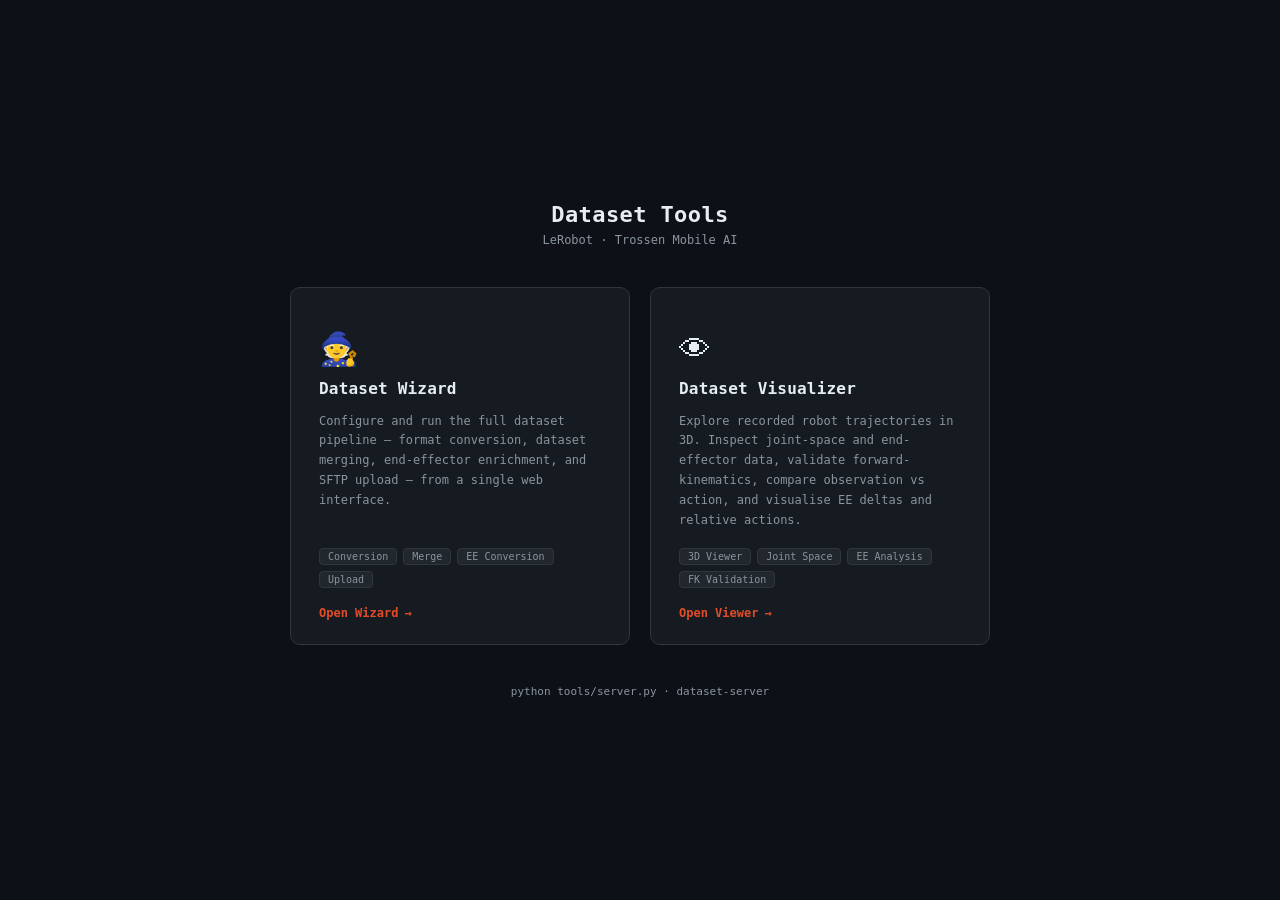
<file: tools/landing.html>
<!DOCTYPE html>
<html lang="en">
<head>
  <meta charset="UTF-8">
  <meta name="viewport" content="width=device-width, initial-scale=1.0">
  <title>Dataset Tools</title>
  <style>
    *, *::before, *::after { box-sizing: border-box; margin: 0; padding: 0; }

    :root {
      --bg:      #0d1117;
      --card:    #161b22;
      --border:  #30363d;
      --text:    #e6edf3;
      --muted:   #8b949e;
      --accent:  #e34c26;
      --blue:    #4a9eff;
      --ok:      #3fb950;
      --r:       10px;
      --font:    'Consolas', 'Menlo', 'Monaco', monospace;
    }

    html, body {
      height: 100%;
      background: var(--bg);
      color: var(--text);
      font-family: var(--font);
      font-size: 14px;
    }

    body {
      display: flex;
      flex-direction: column;
      align-items: center;
      justify-content: center;
      min-height: 100vh;
      padding: 24px;
      gap: 40px;
    }

    /* ── Header ───────────────────────────────────────── */

    .hero {
      text-align: center;
    }

    .hero-title {
      font-size: 22px;
      font-weight: 700;
      letter-spacing: 0.4px;
      color: var(--text);
    }

    .hero-sub {
      font-size: 12px;
      color: var(--muted);
      margin-top: 6px;
    }

    /* ── Cards ────────────────────────────────────────── */

    .cards {
      display: flex;
      gap: 20px;
      flex-wrap: wrap;
      justify-content: center;
      width: 100%;
      max-width: 760px;
    }

    .card {
      background: var(--card);
      border: 1px solid var(--border);
      border-radius: var(--r);
      padding: 32px 28px 24px;
      flex: 1 1 300px;
      max-width: 340px;
      display: flex;
      flex-direction: column;
      gap: 14px;
      text-decoration: none;
      color: inherit;
      transition: border-color 0.18s, background 0.18s, transform 0.15s;
      cursor: pointer;
    }

    .card:hover {
      border-color: var(--accent);
      background: #1a1f27;
      transform: translateY(-2px);
    }

    .card-icon {
      font-size: 32px;
      line-height: 1;
    }

    .card-title {
      font-size: 16px;
      font-weight: 700;
      letter-spacing: 0.2px;
    }

    .card-desc {
      font-size: 12px;
      color: var(--muted);
      line-height: 1.65;
      flex: 1;
    }

    .card-tags {
      display: flex;
      flex-wrap: wrap;
      gap: 6px;
      margin-top: 4px;
    }

    .tag {
      background: rgba(255,255,255,0.05);
      border: 1px solid var(--border);
      border-radius: 4px;
      padding: 2px 8px;
      font-size: 10px;
      color: var(--muted);
      white-space: nowrap;
    }

    .card-cta {
      display: inline-flex;
      align-items: center;
      gap: 6px;
      font-size: 12px;
      font-weight: 600;
      color: var(--accent);
      margin-top: 4px;
    }

    .card-cta::after { content: '→'; }

    /* ── Accent strip on hover ────────────────────────── */

    .card::before {
      content: '';
      display: block;
      height: 3px;
      border-radius: var(--r) var(--r) 0 0;
      background: transparent;
      margin: -32px -28px 28px;
      transition: background 0.18s;
    }
    .card:hover::before { background: var(--accent); }

    /* ── Footer ───────────────────────────────────────── */

    .footer {
      font-size: 11px;
      color: var(--muted);
    }

    /* ── Scrollbar ────────────────────────────────────── */
    ::-webkit-scrollbar       { width: 7px; }
    ::-webkit-scrollbar-track { background: var(--bg); }
    ::-webkit-scrollbar-thumb { background: var(--border); border-radius: 4px; }
  </style>
</head>
<body>

  <div class="hero">
    <div class="hero-title">Dataset Tools</div>
    <div class="hero-sub">LeRobot · Trossen Mobile AI</div>
  </div>

  <div class="cards">

    <a class="card" href="/wizard">
      <div class="card-icon">🧙</div>
      <div class="card-title">Dataset Wizard</div>
      <div class="card-desc">
        Configure and run the full dataset pipeline — format conversion,
        dataset merging, end-effector enrichment, and SFTP upload — from
        a single web interface.
      </div>
      <div class="card-tags">
        <span class="tag">Conversion</span>
        <span class="tag">Merge</span>
        <span class="tag">EE Conversion</span>
        <span class="tag">Upload</span>
      </div>
      <span class="card-cta">Open Wizard</span>
    </a>

    <a class="card" href="/viewer">
      <div class="card-icon">👁</div>
      <div class="card-title">Dataset Visualizer</div>
      <div class="card-desc">
        Explore recorded robot trajectories in 3D. Inspect joint-space and
        end-effector data, validate forward-kinematics, compare observation
        vs action, and visualise EE deltas and relative actions.
      </div>
      <div class="card-tags">
        <span class="tag">3D Viewer</span>
        <span class="tag">Joint Space</span>
        <span class="tag">EE Analysis</span>
        <span class="tag">FK Validation</span>
      </div>
      <span class="card-cta">Open Viewer</span>
    </a>

  </div>

  <div class="footer">python tools/server.py · dataset-server</div>

</body>
</html>
</file>
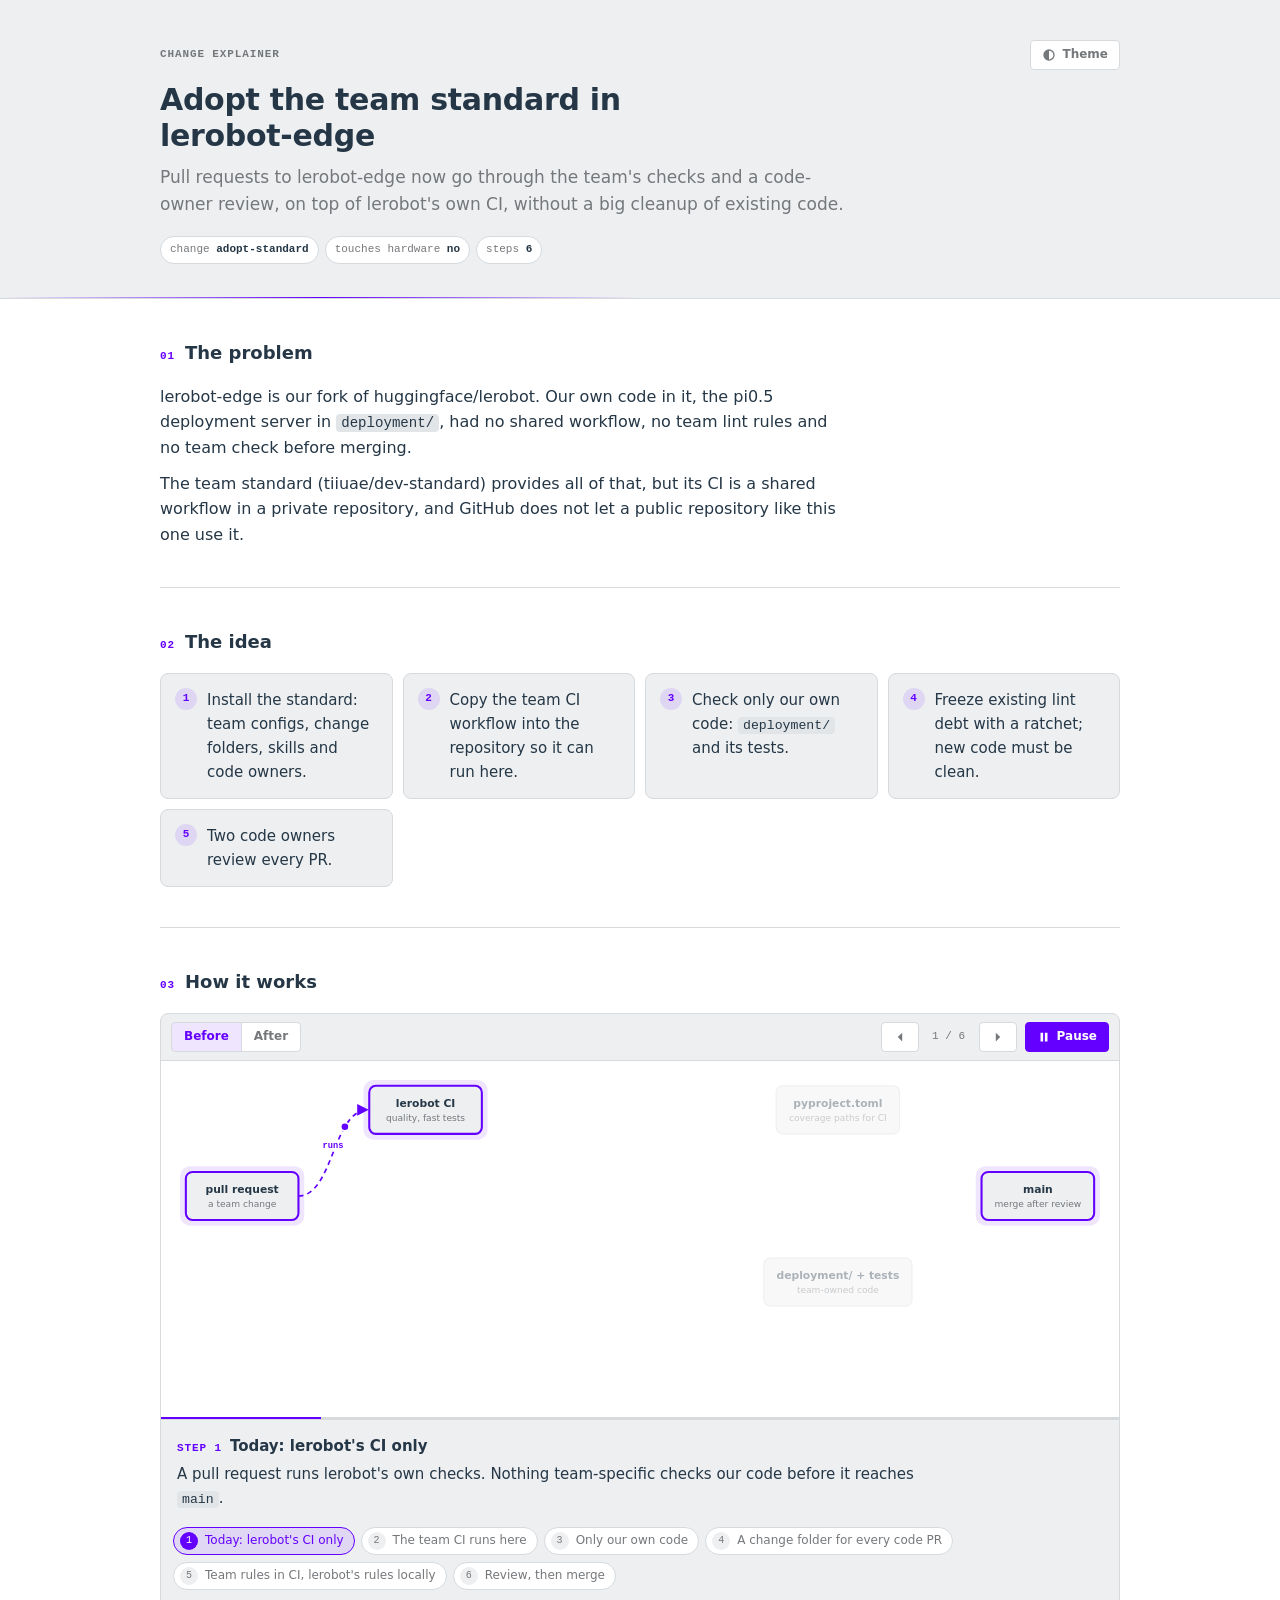
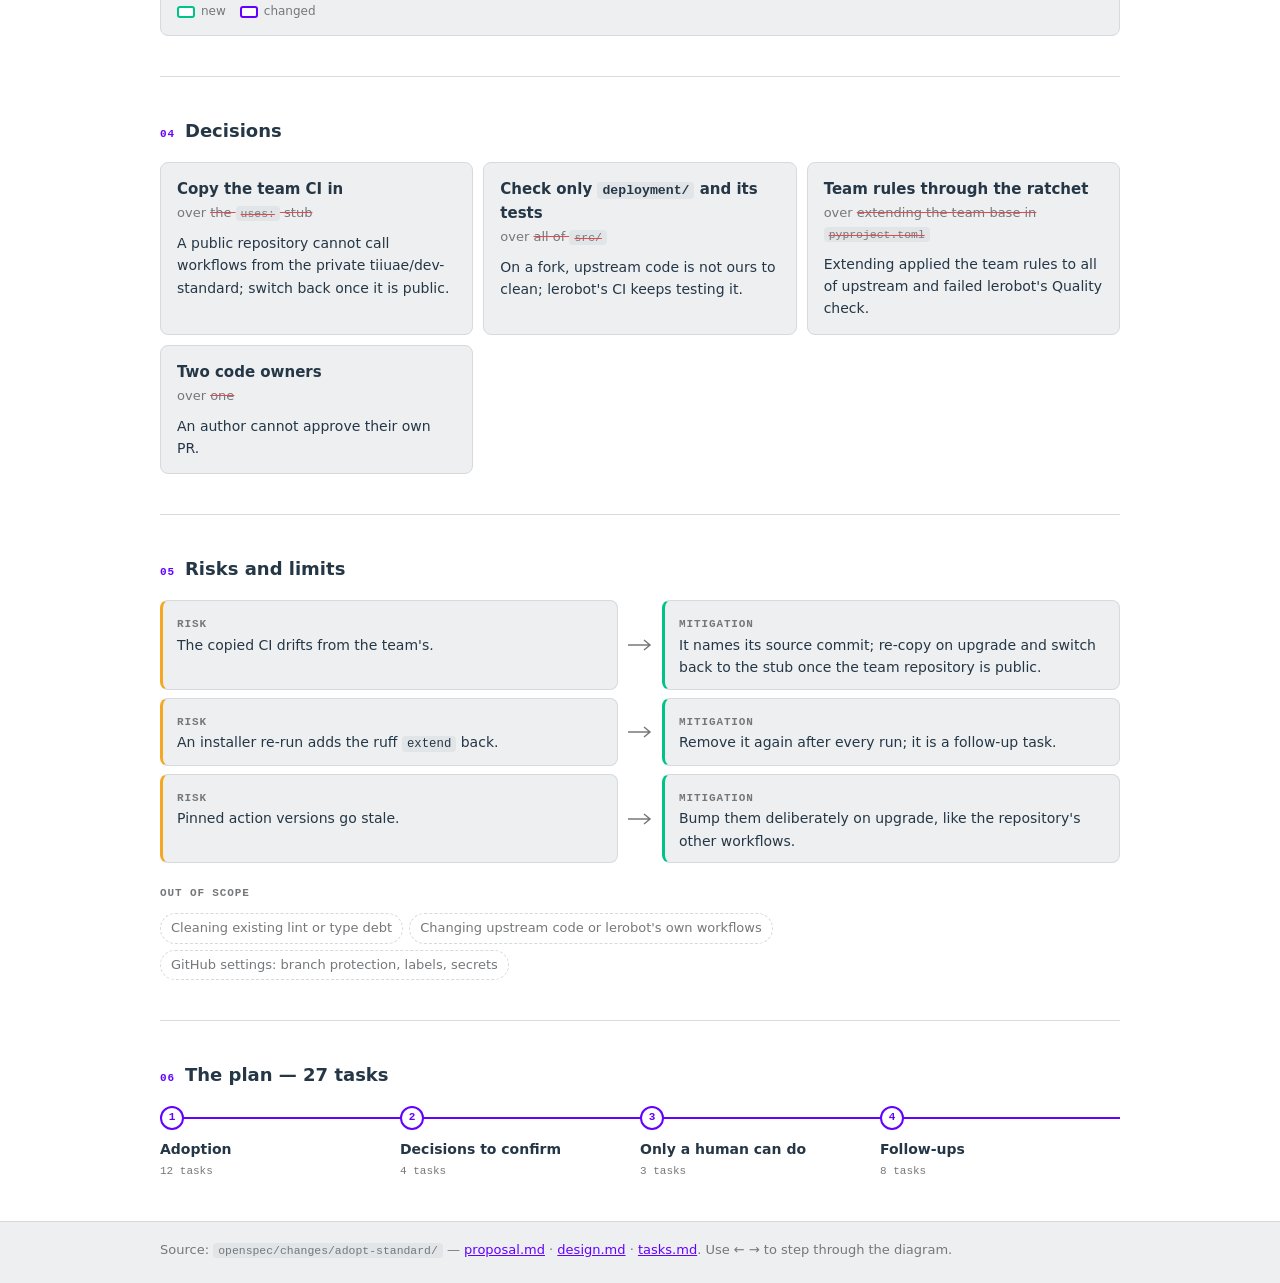
<file: openspec/changes/adopt-standard/explainer.html>
<!doctype html>
<!--
  Change explainer — template from the team OpenSpec schema (openspec/schemas/dev-standard, source: tiiuae/dev-standard).
  Agents: copy this file to openspec/changes/<change>/explainer.html and replace the CHANGE object in the first
  <script>. Change nothing else; the page builds itself from CHANGE. Self-contained: no network, works from disk.
-->
<html lang="en">
<head>
<meta charset="utf-8">
<meta name="viewport" content="width=device-width, initial-scale=1">
<title>Change explainer</title>
<style>
/* ── Tokens: a copy of dev-standard ui/tokens.css (the explainer must work without the vendored ui/). ── */
:root {
  --bg: #ffffff; --surface: #edeff1; --raised: #e2e5e8; --border: #d6dadd;
  --text: #253746; --muted: #75787b;
  --accent: #6400ff; --accent-dim: #4a00bd; --on-accent: #ffffff;
  --accent-wash: rgba(100, 0, 255, 0.10); --hover-wash: rgba(37, 55, 70, 0.06);
  --ok: #00c389; --warn: #f5a623; --error: #e5484d; --on-error: #ffffff;
  --radius-box: 8px; --radius-ctl: 4px;
  --font-sans: "Mulish", system-ui, -apple-system, sans-serif;
  --font-mono: "JetBrains Mono", ui-monospace, Consolas, monospace;
}
html.dark {
  --bg: #182531; --surface: #253746; --raised: #324459; --border: #3d5164;
  --text: #ffffff; --muted: #9ca9b3;
  --accent: #8b4dff; --accent-dim: #6f2fe0; --on-accent: #ffffff;
  --accent-wash: rgba(139, 77, 255, 0.16); --hover-wash: rgba(255, 255, 255, 0.07);
}

/* ── Page ── */
*, *::before, *::after { box-sizing: border-box; }
html { color-scheme: light; }
html.dark { color-scheme: dark; }
body {
  margin: 0; background: var(--bg); color: var(--text);
  font-family: var(--font-sans); font-size: 15px; line-height: 1.6; -webkit-font-smoothing: antialiased;
}
h1, h2, h3, p { margin: 0; }
code { font-family: var(--font-mono); font-size: 0.88em; padding: 1px 5px; border-radius: var(--radius-ctl); background: var(--raised); }
button { font: inherit; color: inherit; }
:focus-visible { outline: 2px solid var(--accent); outline-offset: 2px; }
[hidden] { display: none !important; }
.wrap { max-width: 1000px; margin: 0 auto; padding: 0 20px; }
.eyebrow { font-family: var(--font-mono); font-size: 11px; font-weight: 600; text-transform: uppercase; letter-spacing: 0.08em; color: var(--muted); }

.hero { position: relative; background: var(--surface); border-bottom: 1px solid var(--border); overflow: hidden; }
.hero::after {
  content: ""; position: absolute; left: 0; right: 0; bottom: -1px; height: 2px;
  background: linear-gradient(90deg, transparent, var(--accent), transparent); background-size: 50% 100%;
  background-repeat: no-repeat; animation: sweep 7s ease-in-out infinite;
}
@keyframes sweep { 0% { background-position: -100% 0; } 100% { background-position: 200% 0; } }
.hero .wrap { padding-top: 40px; padding-bottom: 34px; }
.hero-top { display: flex; justify-content: space-between; align-items: center; gap: 12px; }
.hero h1 { font-size: 30px; line-height: 1.2; font-weight: 800; letter-spacing: -0.01em; margin: 12px 0 10px; max-width: 26ch; }
.lede { font-size: 17px; color: var(--muted); max-width: 64ch; }
.chips { display: flex; flex-wrap: wrap; gap: 6px; margin-top: 18px; }
.chip { font-family: var(--font-mono); font-size: 11px; padding: 4px 9px; border: 1px solid var(--border); border-radius: 999px; background: var(--bg); color: var(--muted); }
.chip b { color: var(--text); font-weight: 600; }
.chip[data-on="true"] { border-color: var(--warn); }

.btn {
  display: inline-flex; align-items: center; justify-content: center; gap: 6px; height: 30px; padding: 0 11px;
  border-radius: var(--radius-ctl); border: 1px solid var(--border); background: var(--bg); color: var(--muted);
  font-size: 12px; font-weight: 600; cursor: pointer; white-space: nowrap; transition: color 0.12s, border-color 0.12s, background 0.12s;
}
.btn:hover:not(:disabled) { color: var(--text); border-color: var(--muted); }
.btn:disabled { opacity: 0.45; cursor: default; }
.btn-primary { background: var(--accent); border-color: var(--accent); color: var(--on-accent); min-width: 76px; }
.btn-primary:hover:not(:disabled) { background: var(--accent-dim); border-color: var(--accent-dim); color: var(--on-accent); }
.btn svg { width: 14px; height: 14px; fill: currentColor; fill-rule: evenodd; }
.seg { display: inline-flex; border: 1px solid var(--border); border-radius: var(--radius-ctl); overflow: hidden; background: var(--bg); }
.seg button { border: 0; background: none; height: 28px; padding: 0 12px; font-size: 12px; font-weight: 600; color: var(--muted); cursor: pointer; transition: color 0.12s, background 0.12s; }
.seg button + button { border-left: 1px solid var(--border); }
.seg button[aria-pressed="true"] { background: var(--accent-wash); color: var(--accent); }

main section { padding: 40px 0; border-bottom: 1px solid var(--border); }
main section:last-child { border-bottom: 0; }
.sec-head { display: flex; align-items: baseline; gap: 10px; margin-bottom: 16px; }
.sec-head h2 { font-size: 18px; font-weight: 700; }
.sec-head .eyebrow { color: var(--accent); }
.prose p { max-width: 68ch; font-size: 16px; }
.prose p + p { margin-top: 10px; }

.points { list-style: none; margin: 0; padding: 0; display: grid; grid-template-columns: repeat(auto-fit, minmax(210px, 1fr)); gap: 10px; counter-reset: pt; }
.points li { position: relative; padding: 14px 14px 14px 46px; border: 1px solid var(--border); border-radius: var(--radius-box); background: var(--surface); counter-increment: pt; }
.points li::before {
  content: counter(pt); position: absolute; left: 14px; top: 14px; width: 22px; height: 22px; border-radius: 999px;
  display: grid; place-items: center; font-family: var(--font-mono); font-size: 11px; font-weight: 600;
  background: var(--accent-wash); color: var(--accent);
}

.stage { border: 1px solid var(--border); border-radius: var(--radius-box); background: var(--surface); overflow: hidden; }
.stage-bar { display: flex; flex-wrap: wrap; align-items: center; gap: 8px; padding: 8px 10px; border-bottom: 1px solid var(--border); }
.stage-bar .spacer { flex: 1; }
.counter { font-family: var(--font-mono); font-size: 11px; color: var(--muted); min-width: 44px; text-align: center; }
.canvas { background: var(--bg); overflow-x: auto; }
svg.diagram { display: block; width: 100%; height: auto; min-width: 600px; }
.caption { padding: 14px 16px 6px; border-top: 1px solid var(--border); min-height: 96px; }
.caption h3 { font-size: 15px; font-weight: 700; display: flex; gap: 8px; align-items: baseline; }
.caption h3 .eyebrow { color: var(--accent); }
.caption p { margin-top: 4px; max-width: 80ch; color: var(--text); }
.caption[data-swap] { animation: rise 0.35s ease; }
@keyframes rise { from { opacity: 0; transform: translateY(6px); } }
.progress { height: 2px; background: var(--border); }
.progress i { display: block; height: 100%; width: 0; background: var(--accent); }
.steps { list-style: none; margin: 0; padding: 10px 12px 12px; display: flex; flex-wrap: wrap; gap: 6px; }
.steps button {
  display: inline-flex; align-items: center; gap: 7px; height: 28px; padding: 0 10px 0 6px; border-radius: 999px;
  border: 1px solid var(--border); background: var(--bg); color: var(--muted); font-size: 12px; cursor: pointer;
  transition: color 0.12s, border-color 0.12s, background 0.12s;
}
.steps button .n { width: 18px; height: 18px; border-radius: 999px; display: grid; place-items: center; font-family: var(--font-mono); font-size: 10px; background: var(--surface); }
.steps button:hover { color: var(--text); }
.steps button[aria-current="step"] { border-color: var(--accent); color: var(--accent); background: var(--accent-wash); }
.steps button[aria-current="step"] .n { background: var(--accent); color: var(--on-accent); }
.legend { display: flex; flex-wrap: wrap; gap: 14px; padding: 0 16px 14px; font-size: 12px; color: var(--muted); }
.legend span { display: inline-flex; align-items: center; gap: 6px; }
.legend i { width: 18px; height: 12px; border-radius: 3px; border: 2px solid var(--border); background: var(--bg); }
.legend i[data-kind="new"] { border-color: var(--ok); }
.legend i[data-kind="changed"] { border-color: var(--accent); }
.legend i[data-kind="removed"] { border-color: var(--error); border-style: dashed; }

/* Diagram. Nodes and edges carry data-mark (new|changed|removed|same) and data-state (normal|focus|dim|ghost|hidden). */
.node .nb { transition: opacity 0.45s ease, transform 0.45s cubic-bezier(0.2, 0.8, 0.2, 1); transform-box: fill-box; transform-origin: center; }
.node .box { fill: var(--surface); stroke: var(--border); stroke-width: 1.5; transition: stroke 0.25s, stroke-width 0.25s; }
.node .halo { fill: var(--accent-wash); opacity: 0; transition: opacity 0.3s; }
.node .label { font-family: var(--font-sans); font-size: 13px; font-weight: 700; fill: var(--text); }
.node .sub { font-family: var(--font-sans); font-size: 11px; fill: var(--muted); }
.node .tag { display: none; }
.node .tag rect { stroke: none; }
.node .tag text { font-family: var(--font-mono); font-size: 9px; font-weight: 600; letter-spacing: 0.06em; text-transform: uppercase; fill: var(--bg); }
.node[data-mark="new"] .box { stroke: var(--ok); stroke-width: 2; }
.node[data-mark="changed"] .box { stroke: var(--accent); stroke-width: 2; }
.node[data-mark="removed"] .box { stroke: var(--error); stroke-width: 2; stroke-dasharray: 5 4; }
.node[data-mark="new"] .tag, .node[data-mark="changed"] .tag, .node[data-mark="removed"] .tag { display: inline; }
.node[data-mark="new"] .tag rect { fill: var(--ok); }
.node[data-mark="changed"] .tag rect { fill: var(--accent); }
.node[data-mark="changed"] .tag text { fill: var(--on-accent); }
.node[data-mark="removed"] .tag rect { fill: var(--error); }
.node[data-mark="removed"] .tag text { fill: var(--on-error); }
.node[data-state="focus"] .box { stroke: var(--accent); stroke-width: 2.5; }
.node[data-state="focus"] .halo { opacity: 1; animation: pulse 1.8s ease-in-out infinite; }
.node[data-state="dim"] .nb, .node[data-state="ghost"] .nb { opacity: 0.38; }
.node[data-state="hidden"] .nb { opacity: 0; transform: scale(0.88); }
.node[data-ping] .box { animation: ping 0.5s ease-out; }
@keyframes pulse { 0%, 100% { opacity: 1; } 50% { opacity: 0.35; } }
@keyframes ping { 0% { stroke-width: 6; } 100% { stroke-width: 2.5; } }

.edge { transition: opacity 0.45s ease; }
.edge .line { fill: none; stroke: var(--muted); stroke-width: 1.5; marker-end: url(#arrow); transition: stroke 0.25s; }
.edge .elabel { font-family: var(--font-mono); font-size: 10.5px; fill: var(--muted); paint-order: stroke; stroke: var(--bg); stroke-width: 5px; stroke-linejoin: round; }
.edge[data-mark="new"] .line { stroke: var(--ok); marker-end: url(#arrow-new); }
.edge[data-mark="removed"] .line { stroke: var(--error); stroke-dasharray: 5 4; marker-end: url(#arrow-removed); }
.edge[data-state="flow"] .line { stroke: var(--accent); stroke-width: 2; stroke-dasharray: 6 5; animation: dash 0.8s linear infinite; marker-end: url(#arrow-on); }
.edge[data-state="flow"] .elabel { fill: var(--accent); font-weight: 600; }
.edge[data-state="dim"], .edge[data-state="ghost"] { opacity: 0.3; }
.edge[data-state="hidden"] { opacity: 0; }
@keyframes dash { to { stroke-dashoffset: -11; } }
#arrow path { fill: var(--muted); }
#arrow-on path { fill: var(--accent); }
#arrow-new path { fill: var(--ok); }
#arrow-removed path { fill: var(--error); }
.packet { fill: var(--accent); stroke: var(--bg); stroke-width: 2; }

.cards { display: grid; grid-template-columns: repeat(auto-fit, minmax(280px, 1fr)); gap: 10px; }
.card { border: 1px solid var(--border); border-radius: var(--radius-box); background: var(--surface); padding: 14px 16px; }
.card .chose { font-weight: 700; }
.card .over { margin-top: 2px; font-size: 13px; color: var(--muted); }
.card .over s { text-decoration-color: var(--error); }
.card .because { margin-top: 8px; font-size: 14px; }
.risks { display: grid; gap: 8px; }
.risk { display: grid; grid-template-columns: 1fr 28px 1fr; align-items: center; gap: 8px; }
.risk > div { border: 1px solid var(--border); border-radius: var(--radius-box); padding: 10px 14px; background: var(--surface); font-size: 14px; height: 100%; }
.risk > div:first-child { border-left: 3px solid var(--warn); }
.risk > div:last-child { border-left: 3px solid var(--ok); }
.risk svg { width: 28px; height: 14px; fill: none; stroke: var(--muted); stroke-width: 1.5; }
.sub-head { margin: 22px 0 10px; }
.tags { display: flex; flex-wrap: wrap; gap: 6px; }
.tags span { font-size: 13px; padding: 4px 10px; border-radius: 999px; border: 1px dashed var(--border); color: var(--muted); }
.plan { list-style: none; margin: 0; padding: 0; display: grid; grid-auto-flow: column; grid-auto-columns: minmax(150px, 1fr); gap: 0; overflow-x: auto; }
.plan li { position: relative; padding: 34px 12px 0 0; }
.plan li::before { content: ""; position: absolute; top: 11px; left: 0; right: 0; height: 2px; background: var(--border); }
.plan li::after { content: ""; position: absolute; top: 11px; left: 0; height: 2px; width: 0; background: var(--accent); transition: width 0.6s ease; transition-delay: calc(var(--i) * 0.25s); }
.plan[data-in] li::after { width: 100%; }
.plan .dot { position: absolute; top: 0; left: 0; width: 24px; height: 24px; border-radius: 999px; display: grid; place-items: center; z-index: 1; font-family: var(--font-mono); font-size: 11px; font-weight: 600; background: var(--bg); border: 2px solid var(--accent); color: var(--accent); }
.plan .g { font-weight: 700; font-size: 14px; line-height: 1.35; }
.plan .c { font-family: var(--font-mono); font-size: 11px; color: var(--muted); margin-top: 4px; }

.banner { background: var(--error); color: var(--on-error); padding: 12px 20px; font-size: 13px; }
.banner ul { margin: 6px 0 0; padding-left: 18px; font-family: var(--font-mono); font-size: 12px; }
footer { border-top: 1px solid var(--border); background: var(--surface); padding: 18px 0 26px; font-size: 13px; color: var(--muted); }
footer a { color: var(--accent); }

html.js .reveal { opacity: 0; transform: translateY(14px); transition: opacity 0.6s ease, transform 0.6s ease; }
html.js .reveal[data-in] { opacity: 1; transform: none; }

@media (max-width: 640px) {
  .hero h1 { font-size: 24px; }
  .risk { grid-template-columns: 1fr; }
  .risk svg { transform: rotate(90deg); justify-self: center; }
}
@media (prefers-reduced-motion: reduce) {
  *, *::before, *::after { animation: none !important; transition: none !important; }
  html.js .reveal { opacity: 1; transform: none; }
}
@media print {
  html.js .reveal { opacity: 1; transform: none; }
  .stage-bar, .steps { display: none; }
}
</style>
</head>
<body>
<noscript><p class="wrap">This explainer needs JavaScript. The same content is in proposal.md, design.md and tasks.md next to this file.</p></noscript>
<div id="app"></div>

<script>
/* ════════ CHANGE — replace every value below with this change's content (the values here are an example). ════════ */
const CHANGE = {
  slug: "adopt-standard",
  title: "Adopt the team standard in lerobot-edge",
  summary: "Pull requests to lerobot-edge now go through the team's checks and a code-owner review, on top of lerobot's own CI, without a big cleanup of existing code.",
  ticket: "",
  hardware: false,

  problem: [
    "lerobot-edge is our fork of huggingface/lerobot. Our own code in it, the pi0.5 deployment server in `deployment/`, had no shared workflow, no team lint rules and no team check before merging.",
    "The team standard (tiiuae/dev-standard) provides all of that, but its CI is a shared workflow in a private repository, and GitHub does not let a public repository like this one use it.",
  ],
  idea: [
    "Install the standard: team configs, change folders, skills and code owners.",
    "Copy the team CI workflow into the repository so it can run here.",
    "Check only our own code: `deployment/` and its tests.",
    "Freeze existing lint debt with a ratchet; new code must be clean.",
    "Two code owners review every PR.",
  ],

  diagram: {
    nodes: [
      { id: "pr",     label: "pull request",        sub: "a team change",           col: 0, row: 1, kind: "same" },
      { id: "lci",    label: "lerobot CI",          sub: "quality, fast tests",     col: 1, row: 0, kind: "same" },
      { id: "ci",     label: "ci.yml (copied)",     sub: "team CI, runs here",      col: 1, row: 1, kind: "new" },
      { id: "owners", label: "CODEOWNERS",          sub: "Saleha and Ibrahim",      col: 1, row: 2, kind: "new" },
      { id: "base",   label: ".dev-standard/",      sub: "team ruff base, ratchet", col: 2, row: 0, kind: "new" },
      { id: "deploy", label: "deployment/ + tests", sub: "team-owned code",         col: 3, row: 2, kind: "same" },
      { id: "change", label: "openspec/changes/",   sub: "proposal, design, tasks", col: 2, row: 3, kind: "new" },
      { id: "py",     label: "pyproject.toml",      sub: "coverage paths for CI",   col: 3, row: 0, kind: "changed" },
      { id: "main",   label: "main",                sub: "merge after review",      col: 4, row: 1, kind: "same" },
    ],
    edges: [
      { from: "pr",     to: "lci",    label: "runs",           kind: "same" },
      { from: "pr",     to: "ci",     label: "runs",           kind: "new" },
      { from: "ci",     to: "base",   label: "ratchet",        kind: "new" },
      { from: "ci",     to: "deploy", label: "tests",          kind: "new" },
      { from: "ci",     to: "change", label: "checks",         kind: "new" },
      { from: "ci",     to: "py",     label: "coverage paths", kind: "new" },
      { from: "pr",     to: "owners", label: "review",         kind: "new" },
      { from: "owners", to: "main",   label: "approve",        kind: "new" },
      { from: "ci",     to: "main",   label: "green",          kind: "new" },
    ],
  },

  steps: [
    { view: "before", title: "Today: lerobot's CI only",
      text: "A pull request runs lerobot's own checks. Nothing team-specific checks our code before it reaches `main`.",
      focus: ["pr", "lci", "main"], flow: ["pr>lci"] },
    { title: "The team CI runs here",
      text: "`ci.yml` is a copy of the team workflow, because a public repository cannot use the private original. The ratchet compares lint with `main` using the team rules.",
      focus: ["ci", "base"], flow: ["pr>ci", "ci>base"] },
    { title: "Only our own code",
      text: "Tests and patch coverage cover `deployment/` and its tests. Upstream lerobot code is left to lerobot's CI.",
      focus: ["ci", "deploy"], flow: ["pr>ci", "ci>deploy"] },
    { title: "A change folder for every code PR",
      text: "A code change needs a folder in `openspec/changes/` with its proposal, design and tasks, or the check fails.",
      focus: ["ci", "change"], flow: ["pr>ci", "ci>change"] },
    { title: "Team rules in CI, lerobot's rules locally",
      text: "The ratchet lints `deployment/` with the team ruff base directly. `pyproject.toml` keeps lerobot's own ruff rules and only adds the coverage setting the CI needs.",
      focus: ["ci", "base", "py"], flow: ["ci>base", "ci>py"] },
    { title: "Review, then merge",
      text: "A code owner approves and the checks are green, so the PR can merge into `main`.",
      focus: ["owners", "main"], flow: ["pr>owners", "owners>main", "ci>main"] },
  ],

  decisions: [
    { chose: "Copy the team CI in", over: "the `uses:` stub", because: "A public repository cannot call workflows from the private tiiuae/dev-standard; switch back once it is public." },
    { chose: "Check only `deployment/` and its tests", over: "all of `src/`", because: "On a fork, upstream code is not ours to clean; lerobot's CI keeps testing it." },
    { chose: "Team rules through the ratchet", over: "extending the team base in `pyproject.toml`", because: "Extending applied the team rules to all of upstream and failed lerobot's Quality check." },
    { chose: "Two code owners", over: "one", because: "An author cannot approve their own PR." },
  ],
  risks: [
    { risk: "The copied CI drifts from the team's.", mitigation: "It names its source commit; re-copy on upgrade and switch back to the stub once the team repository is public." },
    { risk: "An installer re-run adds the ruff `extend` back.", mitigation: "Remove it again after every run; it is a follow-up task." },
    { risk: "Pinned action versions go stale.", mitigation: "Bump them deliberately on upgrade, like the repository's other workflows." },
  ],
  outOfScope: ["Cleaning existing lint or type debt", "Changing upstream code or lerobot's own workflows", "GitHub settings: branch protection, labels, secrets"],
  plan: [
    { group: "Adoption", tasks: 12 },
    { group: "Decisions to confirm", tasks: 4 },
    { group: "Only a human can do", tasks: 3 },
    { group: "Follow-ups", tasks: 8 },
  ],
};
</script>

<script>
/* ════════ Engine — shared by every explainer; do not edit. ════════ */
(() => {
  "use strict";
  const NS = "http://www.w3.org/2000/svg";
  const KINDS = ["same", "new", "changed", "removed"];
  const NODE_H = 58, GAP_X = 84, GAP_Y = 46, PAD = 30, MIN_W = 136, SEG_MS = 1100, REST_MS = 600;
  const reduced = matchMedia("(prefers-reduced-motion: reduce)").matches;
  const root = document.documentElement;
  root.classList.add("js");

  /* ── helpers ── */
  const h = (tag, attrs = {}, ...kids) => {
    const el = document.createElement(tag);
    for (const [k, v] of Object.entries(attrs)) el.setAttribute(k, v);
    for (const kid of kids.flat()) if (kid != null) el.append(kid);
    return el;
  };
  const s = (tag, attrs = {}, parent) => {
    const el = document.createElementNS(NS, tag);
    for (const [k, v] of Object.entries(attrs)) el.setAttribute(k, v);
    if (parent) parent.append(el);
    return el;
  };
  const fmt = (text) => String(text ?? "").split("`").map((part, i) => (i % 2 ? h("code", {}, part) : part));
  const icon = (d) => { const svg = s("svg", { viewBox: "0 0 16 16", "aria-hidden": "true" }); s("path", { d }, svg); return svg; };
  const ICONS = {
    prev: "M10.5 3 5.5 8l5 5V3z", next: "M5.5 3l5 5-5 5V3z", play: "M5 3v10l8-5-8-5z", pause: "M4 3h3v10H4zM9 3h3v10H9z",
    theme: "M8 1.5a6.5 6.5 0 1 0 0 13 6.5 6.5 0 0 0 0-13zM8 3a5 5 0 0 1 0 10z",
  };

  /* ── theme: saved choice, else the OS preference ── */
  const store = { get: (k) => { try { return localStorage.getItem(k); } catch { return null; } },
                  set: (k, v) => { try { localStorage.setItem(k, v); } catch { /* private mode */ } } };
  const saved = store.get("explainer-theme");
  if (saved ? saved === "dark" : matchMedia("(prefers-color-scheme: dark)").matches) root.classList.add("dark");

  /* ── validate CHANGE so a typo shows up on the page, not as a silent gap ── */
  const C = CHANGE, D = C.diagram || { nodes: [], edges: [] }, STEPS = C.steps || [];
  const errors = [];
  const nodeIds = new Set();
  D.nodes.forEach((n, i) => {
    if (!n.id) errors.push(`diagram.nodes[${i}] has no id`);
    else if (nodeIds.has(n.id)) errors.push(`duplicate node id "${n.id}"`);
    nodeIds.add(n.id);
    if (!Number.isInteger(n.col) || !Number.isInteger(n.row)) errors.push(`node "${n.id}" needs integer col and row`);
    if (n.kind && !KINDS.includes(n.kind)) errors.push(`node "${n.id}" kind "${n.kind}" is not one of ${KINDS.join(", ")}`);
  });
  const cells = new Map();
  D.nodes.forEach((n) => { const k = `${n.col},${n.row}`; if (cells.has(k)) errors.push(`nodes "${cells.get(k)}" and "${n.id}" share col ${n.col}, row ${n.row}`); cells.set(k, n.id); });
  const edgeKeys = new Set();
  D.edges.forEach((e, i) => {
    for (const end of ["from", "to"]) if (!nodeIds.has(e[end])) errors.push(`diagram.edges[${i}].${end} "${e[end]}" is not a node id`);
    if (e.kind && !KINDS.includes(e.kind)) errors.push(`edge "${e.from}>${e.to}" kind "${e.kind}" is not one of ${KINDS.join(", ")}`);
    edgeKeys.add(`${e.from}>${e.to}`);
  });
  STEPS.forEach((st, i) => {
    (st.focus || []).forEach((id) => { if (!nodeIds.has(id)) errors.push(`steps[${i}].focus "${id}" is not a node id`); });
    (st.flow || []).forEach((k) => { if (!edgeKeys.has(k)) errors.push(`steps[${i}].flow "${k}" is not an edge (write "from>to")`); });
    if (st.view && !["before", "after"].includes(st.view)) errors.push(`steps[${i}].view must be "before" or "after"`);
    if (st.view === "before") {
      const isNew = (id) => D.nodes.some((n) => n.id === id && n.kind === "new");
      (st.focus || []).filter(isNew).forEach((id) => errors.push(`steps[${i}] is a "before" step but focuses on new node "${id}"`));
      (st.flow || []).filter((k) => D.edges.some((e) => `${e.from}>${e.to}` === k && (e.kind === "new" || isNew(e.from) || isNew(e.to))))
        .forEach((k) => errors.push(`steps[${i}] is a "before" step but its flow "${k}" is new`));
    }
  });

  /* ── page ── */
  document.title = `${C.title || C.slug} — explainer`;
  const app = document.getElementById("app");
  if (errors.length) {
    console.error("explainer: CHANGE has errors\n" + errors.join("\n"));
    app.append(h("div", { class: "banner", role: "alert" }, h("strong", {}, "This explainer's CHANGE object has errors:"), h("ul", {}, errors.map((e) => h("li", {}, e)))));
  }

  const themeBtn = h("button", { class: "btn", type: "button", "aria-label": "Switch light/dark theme" }, icon(ICONS.theme), "Theme");
  themeBtn.addEventListener("click", () => { const dark = root.classList.toggle("dark"); store.set("explainer-theme", dark ? "dark" : "light"); });
  const chips = h("div", { class: "chips" },
    h("span", { class: "chip" }, "change ", h("b", {}, C.slug || "?")),
    C.ticket ? h("span", { class: "chip" }, "ticket ", h("b", {}, C.ticket)) : null,
    h("span", { class: "chip", "data-on": String(!!C.hardware) }, "touches hardware ", h("b", {}, C.hardware ? "yes" : "no")),
    h("span", { class: "chip" }, "steps ", h("b", {}, String(STEPS.length))));
  app.append(h("header", { class: "hero" }, h("div", { class: "wrap" },
    h("div", { class: "hero-top" }, h("span", { class: "eyebrow" }, "Change explainer"), themeBtn),
    h("h1", {}, fmt(C.title)), h("p", { class: "lede" }, fmt(C.summary)), chips)));

  let secNo = 0;
  const section = (id, title, ...body) => h("section", { id, class: "reveal", "aria-labelledby": `${id}-h` },
    h("div", { class: "sec-head" }, h("span", { class: "eyebrow" }, String(++secNo).padStart(2, "0")), h("h2", { id: `${id}-h` }, title)), ...body);
  const main = h("main", { class: "wrap" });
  app.append(main);

  if (C.problem?.length) main.append(section("problem", "The problem", h("div", { class: "prose" }, C.problem.map((p) => h("p", {}, fmt(p))))));
  if (C.idea?.length) main.append(section("idea", "The idea", h("ol", { class: "points" }, C.idea.map((p) => h("li", {}, fmt(p))))));

  /* ── the stage: diagram + steps ── */
  const svg = s("svg", { class: "diagram", role: "img", "aria-label": "Diagram of the components this change touches" });
  const caption = h("div", { class: "caption", "aria-live": "polite" });
  const progress = h("i");
  const stepList = h("ol", { class: "steps", "aria-label": "Steps" });
  const btn = (name, label) => h("button", { class: "btn", type: "button", "aria-label": label }, icon(ICONS[name]));
  const prevBtn = btn("prev", "Previous step"), nextBtn = btn("next", "Next step");
  const playBtn = h("button", { class: "btn btn-primary", type: "button" });
  const counter = h("span", { class: "counter tabular" });
  const viewBefore = h("button", { type: "button", "aria-pressed": "false" }, "Before");
  const viewAfter = h("button", { type: "button", "aria-pressed": "true" }, "After");
  const hasBefore = D.nodes.some((n) => n.kind === "new" || n.kind === "removed") || D.edges.some((e) => e.kind === "new" || e.kind === "removed") || STEPS.some((st) => st.view === "before");
  const legendKinds = KINDS.filter((k) => k !== "same" && (D.nodes.some((n) => n.kind === k) || D.edges.some((e) => e.kind === k)));
  const stage = h("div", { class: "stage" },
    h("div", { class: "stage-bar" },
      hasBefore ? h("div", { class: "seg", role: "group", "aria-label": "Show the system" }, viewBefore, viewAfter) : null,
      h("span", { class: "spacer" }), prevBtn, counter, nextBtn, playBtn),
    h("div", { class: "canvas" }, svg),
    h("div", { class: "progress", "aria-hidden": "true" }, progress),
    caption, stepList,
    legendKinds.length ? h("div", { class: "legend" }, legendKinds.map((k) => h("span", {}, h("i", { "data-kind": k }), k === "same" ? "unchanged" : k))) : null);
  main.append(section("how", "How it works", stage));

  /* layout: columns as wide as their widest node, rows of equal height */
  const defs = s("defs", {}, svg);
  for (const id of ["arrow", "arrow-on", "arrow-new", "arrow-removed"]) {
    const m = s("marker", { id, viewBox: "0 0 10 10", refX: "9", refY: "5", markerWidth: "7", markerHeight: "7", orient: "auto-start-reverse" }, defs);
    s("path", { d: "M0,0 L10,5 L0,10 z" }, m);
  }
  const edgeLayer = s("g", {}, svg), nodeLayer = s("g", {}, svg), packetLayer = s("g", {}, svg);
  const N = new Map();
  D.nodes.forEach((n) => {
    const g = s("g", { class: "node" }, nodeLayer);
    const width = (cls, text) => { const t = s("text", { class: cls }, g); t.textContent = text; const w = t.getComputedTextLength(); t.remove(); return w; };
    const w = Math.max(width("label", n.label || n.id), width("sub", n.sub || ""));
    N.set(n.id, { ...n, kind: n.kind || "same", g, w: Math.max(MIN_W, Math.ceil(w) + 30) });
  });
  const cols = Math.max(0, ...D.nodes.map((n) => n.col)) + 1, rows = Math.max(0, ...D.nodes.map((n) => n.row)) + 1;
  const colW = Array.from({ length: cols }, (_, c) => Math.max(MIN_W, ...[...N.values()].filter((n) => n.col === c).map((n) => n.w)));
  const colX = colW.map((_, c) => PAD + colW.slice(0, c).reduce((a, b) => a + b, 0) + c * GAP_X);
  const W = PAD * 2 + colW.reduce((a, b) => a + b, 0) + (cols - 1) * GAP_X, H = PAD * 2 + rows * NODE_H + (rows - 1) * GAP_Y;
  svg.setAttribute("viewBox", `0 0 ${W} ${H}`);
  svg.style.maxWidth = `${Math.max(W, 600)}px`;
  svg.style.margin = "0 auto";

  for (const n of N.values()) {
    n.x = colX[n.col] + (colW[n.col] - n.w) / 2; n.y = PAD + n.row * (NODE_H + GAP_Y);
    n.g.setAttribute("transform", `translate(${n.x},${n.y})`);
    n.g.dataset.id = n.id;
    const nb = s("g", { class: "nb" }, n.g);
    s("rect", { class: "halo", x: -7, y: -7, width: n.w + 14, height: NODE_H + 14, rx: 12 }, nb);
    s("rect", { class: "box", width: n.w, height: NODE_H, rx: 8 }, nb);
    const label = s("text", { class: "label", x: n.w / 2, y: n.sub ? 25 : 34, "text-anchor": "middle" }, nb); label.textContent = n.label || n.id;
    if (n.sub) { const sub = s("text", { class: "sub", x: n.w / 2, y: 42, "text-anchor": "middle" }, nb); sub.textContent = n.sub; }
    const tag = s("g", { class: "tag" }, nb);
    const tagText = n.kind.toUpperCase(), tw = tagText.length * 6.4 + 12;
    s("rect", { x: n.w - tw - 8, y: -8, width: tw, height: 16, rx: 8 }, tag);
    const tt = s("text", { x: n.w - tw / 2 - 8, y: 3.5, "text-anchor": "middle" }, tag); tt.textContent = n.kind;
  }

  const E = D.edges.filter((e) => N.has(e.from) && N.has(e.to)).map((e) => {
    const a = N.get(e.from), b = N.get(e.to), key = `${e.from}>${e.to}`;
    const twin = edgeKeys.has(`${e.to}>${e.from}`) ? (e.from < e.to ? -8 : 8) : 0;
    const ax = a.x + a.w / 2, ay = a.y + NODE_H / 2, bx = b.x + b.w / 2, by = b.y + NODE_H / 2;
    let d;
    if (Math.abs(bx - ax) >= Math.abs(by - ay)) {
      const dir = Math.sign(bx - ax) || 1, x1 = dir > 0 ? a.x + a.w : a.x, x2 = (dir > 0 ? b.x : b.x + b.w) - dir * 2;
      const c = Math.max(28, Math.abs(x2 - x1) / 2);
      d = `M${x1},${ay + twin} C${x1 + dir * c},${ay + twin} ${x2 - dir * c},${by + twin} ${x2},${by + twin}`;
    } else {
      const dir = Math.sign(by - ay) || 1, y1 = dir > 0 ? a.y + NODE_H : a.y, y2 = (dir > 0 ? b.y : b.y + NODE_H) - dir * 2;
      const c = Math.max(22, Math.abs(y2 - y1) / 2);
      d = `M${ax + twin},${y1} C${ax + twin},${y1 + dir * c} ${bx + twin},${y2 - dir * c} ${bx + twin},${y2}`;
    }
    const g = s("g", { class: "edge" }, edgeLayer);
    const path = s("path", { class: "line", d }, g);
    const len = path.getTotalLength();
    if (e.label) {
      const at = path.getPointAtLength(len * (twin ? 0.3 : 0.5)); /* twins: each label near its own source, so they never meet */
      const t = s("text", { class: "elabel", x: at.x, y: at.y + (twin > 0 ? 14 : -6), "text-anchor": "middle" }, g);
      t.textContent = e.label;
    }
    return { ...e, kind: e.kind || "same", key, g, path, len };
  });
  const EK = new Map(E.map((e) => [e.key, e]));

  /* ── state: which view, which step ── */
  let cur = 0, view = "after", playing = false, timer = 0, touched = false, packets = [], cycleStart = 0;
  const visible = (kind, v) => !(v === "before" && kind === "new");
  const nodeState = (n, v, focus) => {
    if (!visible(n.kind, v)) return "hidden";
    if (v === "after" && n.kind === "removed") return "ghost";
    if (focus.size) return focus.has(n.id) ? "focus" : "dim";
    return "normal";
  };

  function render() {
    const st = STEPS[cur] || {};
    const focus = new Set(st.focus || []), flow = st.flow || [];
    for (const n of N.values()) {
      n.g.dataset.state = nodeState(n, view, focus);
      n.g.dataset.mark = view === "after" ? n.kind : "same";
    }
    const shown = (e) => N.get(e.from).g.dataset.state !== "hidden" && N.get(e.to).g.dataset.state !== "hidden" && visible(e.kind, view);
    for (const e of E) {
      e.g.dataset.mark = view === "after" ? e.kind : "same";
      e.g.dataset.state = !shown(e) ? "hidden" : view === "after" && e.kind === "removed" ? "ghost"
        : flow.includes(e.key) ? "flow" : focus.size || flow.length ? "dim" : "normal";
    }
    viewBefore.setAttribute("aria-pressed", String(view === "before"));
    viewAfter.setAttribute("aria-pressed", String(view === "after"));
    packetLayer.replaceChildren();
    packets = reduced ? [] : flow.map((k) => EK.get(k)).filter((e) => e && e.g.dataset.state === "flow")
      .map((e) => ({ e, dot: s("circle", { class: "packet", r: 5, opacity: 0 }, packetLayer), arrived: false }));
    cycleStart = performance.now();
  }

  function show(i) {
    if (!STEPS.length) { render(); return; }
    cur = (i + STEPS.length) % STEPS.length;
    const st = STEPS[cur];
    view = st.view === "before" ? "before" : "after";
    render();
    caption.replaceChildren(h("h3", {}, h("span", { class: "eyebrow" }, `Step ${cur + 1}`), fmt(st.title)), h("p", {}, fmt(st.text)));
    caption.removeAttribute("data-swap"); void caption.offsetWidth; caption.setAttribute("data-swap", "");
    counter.textContent = `${cur + 1} / ${STEPS.length}`;
    [...stepList.querySelectorAll("button")].forEach((b, j) => (j === cur ? b.setAttribute("aria-current", "step") : b.removeAttribute("aria-current")));
    progress.style.width = `${((cur + 1) / STEPS.length) * 100}%`;
    clearTimeout(timer);
    if (playing) {
      if (cur === STEPS.length - 1) { timer = setTimeout(() => setPlaying(false), dwell(st)); }
      else timer = setTimeout(() => show(cur + 1), dwell(st));
    }
  }
  const dwell = (st) => Math.max(4200, 1600 + String(st.text || "").length * 38, (st.flow || []).length * SEG_MS + 1800);
  function setPlaying(on) {
    playing = on;
    playBtn.replaceChildren(icon(on ? ICONS.pause : ICONS.play), on ? "Pause" : "Play");
    playBtn.setAttribute("aria-label", on ? "Pause the walk-through" : "Play the walk-through");
    clearTimeout(timer);
    if (on) show(cur === STEPS.length - 1 ? 0 : cur);
  }
  const userGo = (i) => { touched = true; setPlaying(false); show(i); };

  STEPS.forEach((st, i) => {
    const b = h("button", { type: "button" }, h("span", { class: "n" }, String(i + 1)), fmt(st.title));
    b.addEventListener("click", () => userGo(i));
    stepList.append(h("li", {}, b));
  });
  prevBtn.addEventListener("click", () => userGo(cur - 1));
  nextBtn.addEventListener("click", () => userGo(cur + 1));
  playBtn.addEventListener("click", () => { touched = true; setPlaying(!playing); });
  viewBefore.addEventListener("click", () => { touched = true; setPlaying(false); view = "before"; render(); });
  viewAfter.addEventListener("click", () => { touched = true; setPlaying(false); view = "after"; render(); });
  document.addEventListener("keydown", (ev) => {
    if (ev.altKey || ev.ctrlKey || ev.metaKey) return;
    if (ev.key === "ArrowRight") userGo(cur + 1);
    else if (ev.key === "ArrowLeft") userGo(cur - 1);
  });
  [prevBtn, nextBtn, playBtn].forEach((b) => (b.disabled = STEPS.length < 2));
  setPlaying(false);
  show(0);

  /* packets travel the step's flow edges one after another, then rest and repeat */
  function frame(now) {
    if (packets.length) {
      const cycle = packets.length * SEG_MS + REST_MS, t = (now - cycleStart) % cycle;
      packets.forEach((p, i) => {
        const local = (t - i * SEG_MS) / SEG_MS;
        if (local < 0 || local > 1) { p.dot.setAttribute("opacity", "0"); if (local < 0) p.arrived = false; return; }
        const k = local < 0.5 ? 2 * local * local : 1 - (-2 * local + 2) ** 2 / 2;
        const pt = p.e.path.getPointAtLength(k * p.e.len);
        p.dot.setAttribute("cx", pt.x); p.dot.setAttribute("cy", pt.y); p.dot.setAttribute("opacity", "1");
        if (local > 0.97 && !p.arrived) {
          p.arrived = true;
          const target = N.get(p.e.to).g;
          target.removeAttribute("data-ping"); void target.getBoundingClientRect(); target.setAttribute("data-ping", "");
        }
      });
    }
    requestAnimationFrame(frame);
  }
  if (!reduced) requestAnimationFrame(frame);

  /* ── the rest of the story ── */
  if (C.decisions?.length) main.append(section("decisions", "Decisions", h("div", { class: "cards" }, C.decisions.map((d) =>
    h("div", { class: "card" }, h("div", { class: "chose" }, fmt(d.chose)),
      d.over ? h("div", { class: "over" }, "over ", h("s", {}, fmt(d.over))) : null,
      h("p", { class: "because" }, fmt(d.because)))))));
  if (C.risks?.length || C.outOfScope?.length) {
    const arrow = () => { const a = s("svg", { viewBox: "0 0 28 14", "aria-hidden": "true" }); s("path", { d: "M2 7h22M18 2l6 5-6 5" }, a); return a; };
    main.append(section("risks", "Risks and limits",
      C.risks?.length ? h("div", { class: "risks" }, C.risks.map((r) => h("div", { class: "risk" },
        h("div", {}, h("span", { class: "eyebrow" }, "Risk"), h("div", {}, fmt(r.risk))), arrow(),
        h("div", {}, h("span", { class: "eyebrow" }, "Mitigation"), h("div", {}, fmt(r.mitigation)))))) : null,
      C.outOfScope?.length ? [h("div", { class: "eyebrow sub-head" }, "Out of scope"), h("div", { class: "tags" }, C.outOfScope.map((o) => h("span", {}, fmt(o))))] : null));
  }
  if (C.plan?.length) {
    const total = C.plan.reduce((a, p) => a + (Number(p.tasks) || 0), 0);
    main.append(section("plan", `The plan — ${total} task${total === 1 ? "" : "s"}`, h("ol", { class: "plan reveal-line" }, C.plan.map((p, i) =>
      h("li", { style: `--i:${i}` }, h("span", { class: "dot" }, String(i + 1)), h("div", { class: "g" }, fmt(p.group)),
        h("div", { class: "c" }, `${p.tasks} task${p.tasks === 1 ? "" : "s"}`))))));
  }
  const dir = `openspec/changes/${C.slug}/`;
  app.append(h("footer", {}, h("div", { class: "wrap" }, "Source: ", h("code", {}, dir), " — ",
    h("a", { href: "proposal.md" }, "proposal.md"), " · ", h("a", { href: "design.md" }, "design.md"), " · ", h("a", { href: "tasks.md" }, "tasks.md"),
    ". Use ← → to step through the diagram.")));

  /* sections fade in once; the walk-through starts playing the first time the stage is in view */
  const io = new IntersectionObserver((entries) => entries.forEach((en) => {
    if (!en.isIntersecting) return;
    en.target.setAttribute("data-in", "");
    en.target.querySelectorAll(".reveal-line").forEach((el) => el.setAttribute("data-in", ""));
    io.unobserve(en.target);
  }), { threshold: 0.12 });
  document.querySelectorAll(".reveal").forEach((el) => io.observe(el));
  if (!reduced && STEPS.length > 1) {
    const auto = new IntersectionObserver(([en]) => {
      if (en.isIntersecting && !touched) { setPlaying(true); auto.disconnect(); }
    }, { threshold: 0.45 });
    auto.observe(stage);
  }
})();
</script>
</body>
</html>
</file>
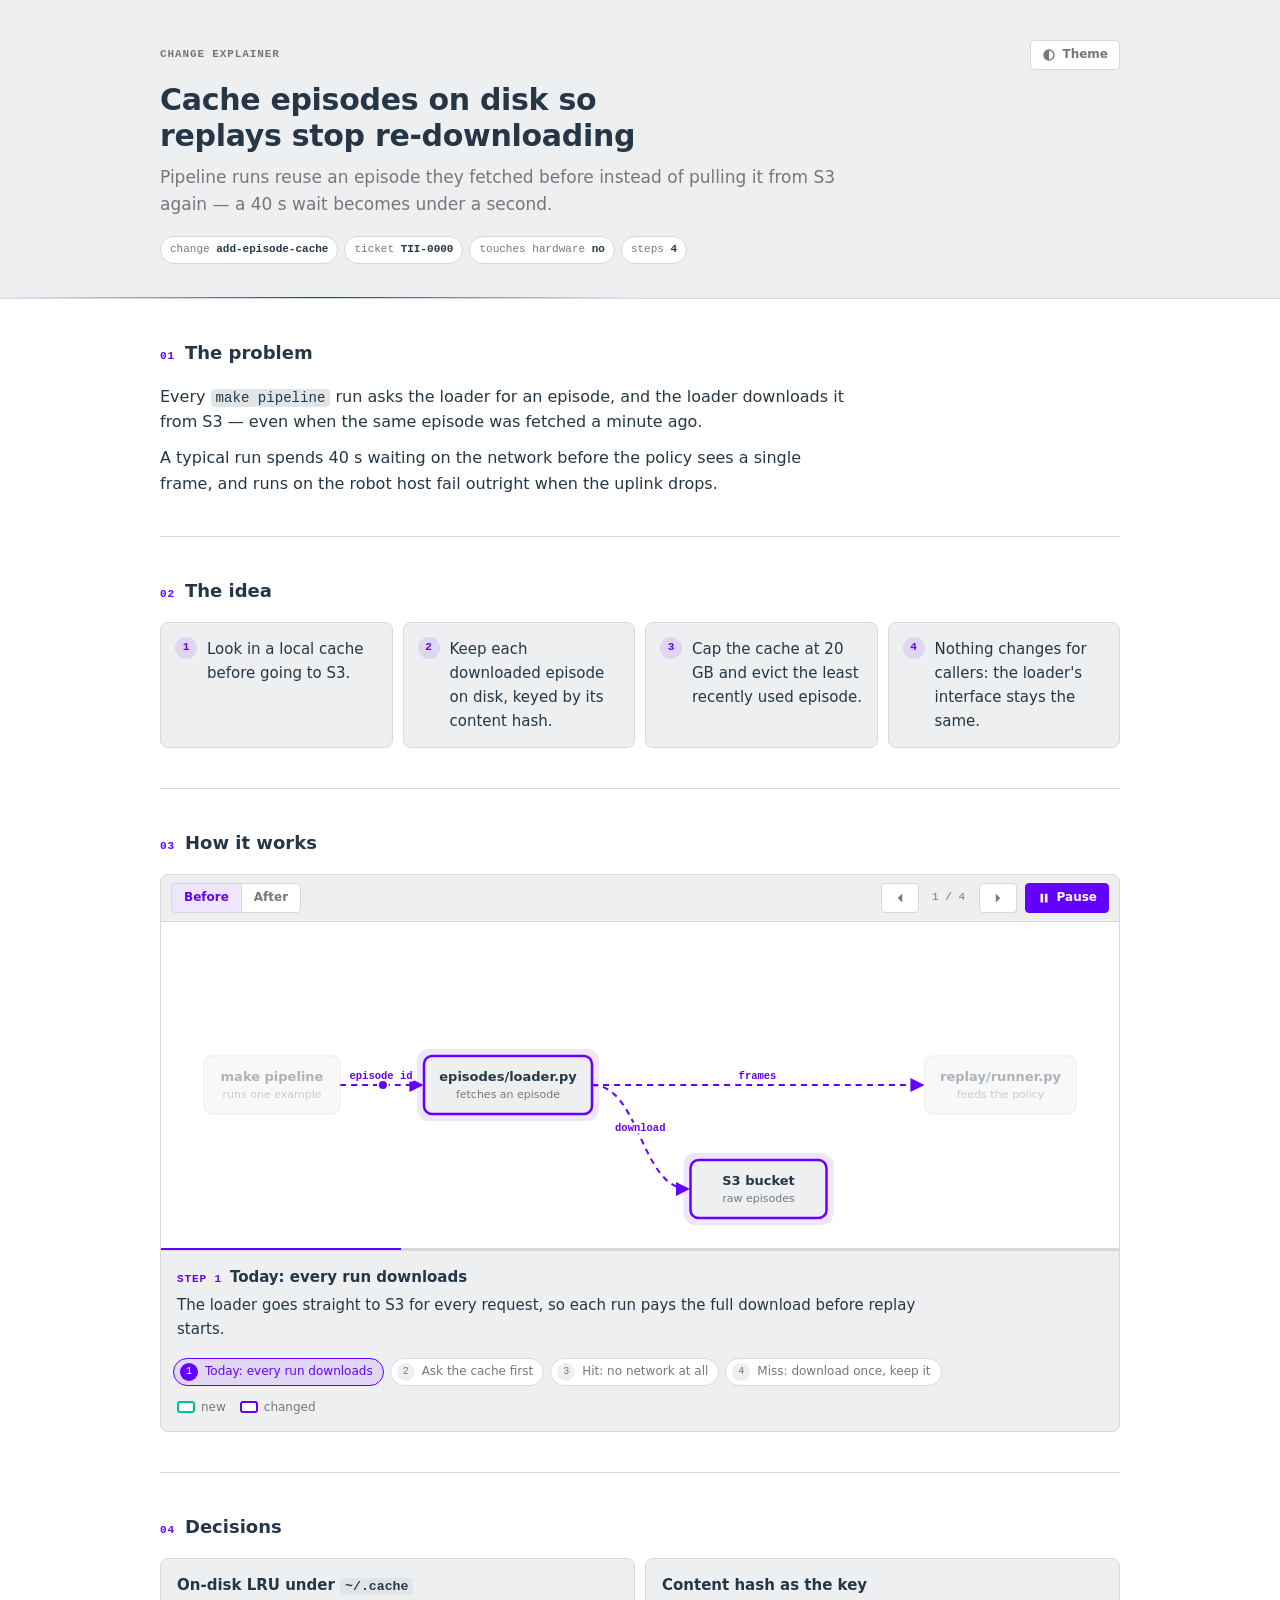
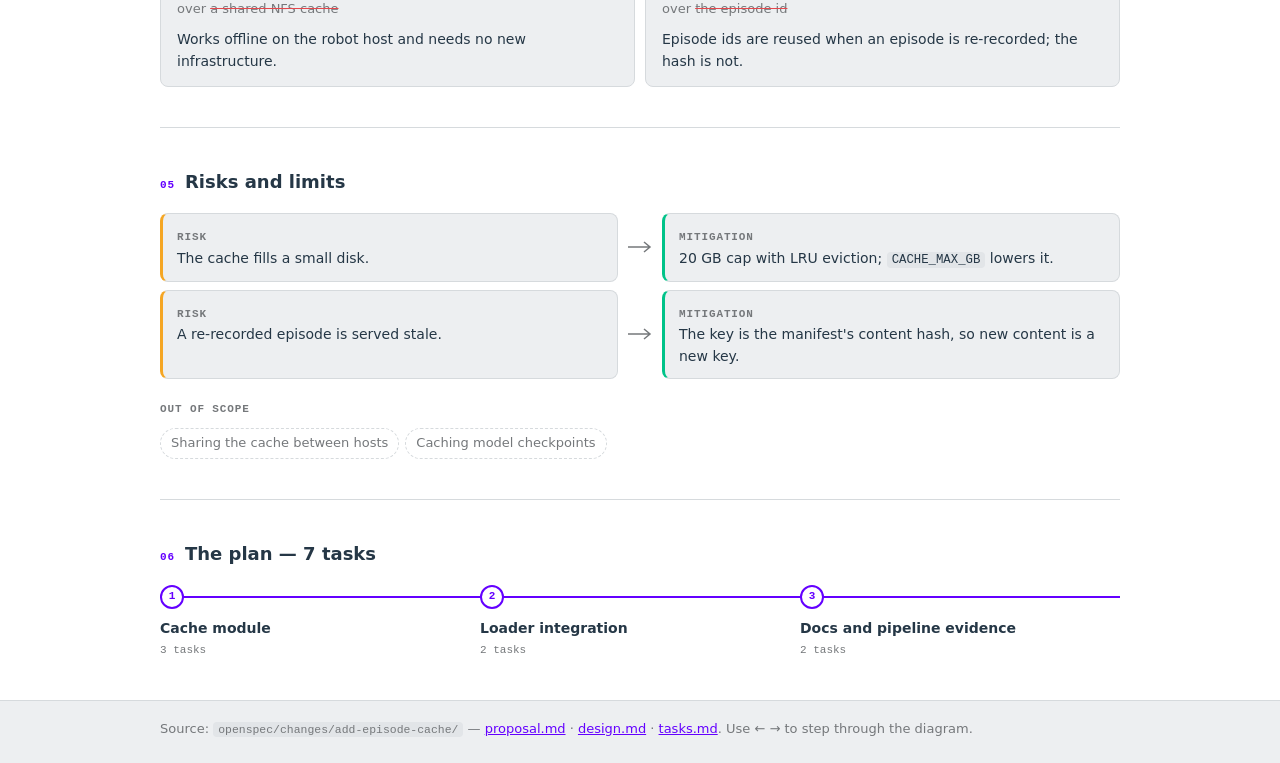
<file: openspec/schemas/dev-standard/templates/explainer.html>
<!doctype html>
<!--
  Change explainer — template from the team OpenSpec schema (openspec/schemas/dev-standard, source: tiiuae/dev-standard).
  Agents: copy this file to openspec/changes/<change>/explainer.html and replace the CHANGE object in the first
  <script>. Change nothing else; the page builds itself from CHANGE. Self-contained: no network, works from disk.
-->
<html lang="en">
<head>
<meta charset="utf-8">
<meta name="viewport" content="width=device-width, initial-scale=1">
<title>Change explainer</title>
<style>
/* ── Tokens: a copy of dev-standard ui/tokens.css (the explainer must work without the vendored ui/). ── */
:root {
  --bg: #ffffff; --surface: #edeff1; --raised: #e2e5e8; --border: #d6dadd;
  --text: #253746; --muted: #75787b;
  --accent: #6400ff; --accent-dim: #4a00bd; --on-accent: #ffffff;
  --accent-wash: rgba(100, 0, 255, 0.10); --hover-wash: rgba(37, 55, 70, 0.06);
  --ok: #00c389; --warn: #f5a623; --error: #e5484d; --on-error: #ffffff;
  --radius-box: 8px; --radius-ctl: 4px;
  --font-sans: "Mulish", system-ui, -apple-system, sans-serif;
  --font-mono: "JetBrains Mono", ui-monospace, Consolas, monospace;
}
html.dark {
  --bg: #182531; --surface: #253746; --raised: #324459; --border: #3d5164;
  --text: #ffffff; --muted: #9ca9b3;
  --accent: #8b4dff; --accent-dim: #6f2fe0; --on-accent: #ffffff;
  --accent-wash: rgba(139, 77, 255, 0.16); --hover-wash: rgba(255, 255, 255, 0.07);
}

/* ── Page ── */
*, *::before, *::after { box-sizing: border-box; }
html { color-scheme: light; }
html.dark { color-scheme: dark; }
body {
  margin: 0; background: var(--bg); color: var(--text);
  font-family: var(--font-sans); font-size: 15px; line-height: 1.6; -webkit-font-smoothing: antialiased;
}
h1, h2, h3, p { margin: 0; }
code { font-family: var(--font-mono); font-size: 0.88em; padding: 1px 5px; border-radius: var(--radius-ctl); background: var(--raised); }
button { font: inherit; color: inherit; }
:focus-visible { outline: 2px solid var(--accent); outline-offset: 2px; }
[hidden] { display: none !important; }
.wrap { max-width: 1000px; margin: 0 auto; padding: 0 20px; }
.eyebrow { font-family: var(--font-mono); font-size: 11px; font-weight: 600; text-transform: uppercase; letter-spacing: 0.08em; color: var(--muted); }

.hero { position: relative; background: var(--surface); border-bottom: 1px solid var(--border); overflow: hidden; }
.hero::after {
  content: ""; position: absolute; left: 0; right: 0; bottom: -1px; height: 2px;
  background: linear-gradient(90deg, transparent, var(--accent), transparent); background-size: 50% 100%;
  background-repeat: no-repeat; animation: sweep 7s ease-in-out infinite;
}
@keyframes sweep { 0% { background-position: -100% 0; } 100% { background-position: 200% 0; } }
.hero .wrap { padding-top: 40px; padding-bottom: 34px; }
.hero-top { display: flex; justify-content: space-between; align-items: center; gap: 12px; }
.hero h1 { font-size: 30px; line-height: 1.2; font-weight: 800; letter-spacing: -0.01em; margin: 12px 0 10px; max-width: 26ch; }
.lede { font-size: 17px; color: var(--muted); max-width: 64ch; }
.chips { display: flex; flex-wrap: wrap; gap: 6px; margin-top: 18px; }
.chip { font-family: var(--font-mono); font-size: 11px; padding: 4px 9px; border: 1px solid var(--border); border-radius: 999px; background: var(--bg); color: var(--muted); }
.chip b { color: var(--text); font-weight: 600; }
.chip[data-on="true"] { border-color: var(--warn); }

.btn {
  display: inline-flex; align-items: center; justify-content: center; gap: 6px; height: 30px; padding: 0 11px;
  border-radius: var(--radius-ctl); border: 1px solid var(--border); background: var(--bg); color: var(--muted);
  font-size: 12px; font-weight: 600; cursor: pointer; white-space: nowrap; transition: color 0.12s, border-color 0.12s, background 0.12s;
}
.btn:hover:not(:disabled) { color: var(--text); border-color: var(--muted); }
.btn:disabled { opacity: 0.45; cursor: default; }
.btn-primary { background: var(--accent); border-color: var(--accent); color: var(--on-accent); min-width: 76px; }
.btn-primary:hover:not(:disabled) { background: var(--accent-dim); border-color: var(--accent-dim); color: var(--on-accent); }
.btn svg { width: 14px; height: 14px; fill: currentColor; fill-rule: evenodd; }
.seg { display: inline-flex; border: 1px solid var(--border); border-radius: var(--radius-ctl); overflow: hidden; background: var(--bg); }
.seg button { border: 0; background: none; height: 28px; padding: 0 12px; font-size: 12px; font-weight: 600; color: var(--muted); cursor: pointer; transition: color 0.12s, background 0.12s; }
.seg button + button { border-left: 1px solid var(--border); }
.seg button[aria-pressed="true"] { background: var(--accent-wash); color: var(--accent); }

main section { padding: 40px 0; border-bottom: 1px solid var(--border); }
main section:last-child { border-bottom: 0; }
.sec-head { display: flex; align-items: baseline; gap: 10px; margin-bottom: 16px; }
.sec-head h2 { font-size: 18px; font-weight: 700; }
.sec-head .eyebrow { color: var(--accent); }
.prose p { max-width: 68ch; font-size: 16px; }
.prose p + p { margin-top: 10px; }

.points { list-style: none; margin: 0; padding: 0; display: grid; grid-template-columns: repeat(auto-fit, minmax(210px, 1fr)); gap: 10px; counter-reset: pt; }
.points li { position: relative; padding: 14px 14px 14px 46px; border: 1px solid var(--border); border-radius: var(--radius-box); background: var(--surface); counter-increment: pt; }
.points li::before {
  content: counter(pt); position: absolute; left: 14px; top: 14px; width: 22px; height: 22px; border-radius: 999px;
  display: grid; place-items: center; font-family: var(--font-mono); font-size: 11px; font-weight: 600;
  background: var(--accent-wash); color: var(--accent);
}

.stage { border: 1px solid var(--border); border-radius: var(--radius-box); background: var(--surface); overflow: hidden; }
.stage-bar { display: flex; flex-wrap: wrap; align-items: center; gap: 8px; padding: 8px 10px; border-bottom: 1px solid var(--border); }
.stage-bar .spacer { flex: 1; }
.counter { font-family: var(--font-mono); font-size: 11px; color: var(--muted); min-width: 44px; text-align: center; }
.canvas { background: var(--bg); overflow-x: auto; }
svg.diagram { display: block; width: 100%; height: auto; min-width: 600px; }
.caption { padding: 14px 16px 6px; border-top: 1px solid var(--border); min-height: 96px; }
.caption h3 { font-size: 15px; font-weight: 700; display: flex; gap: 8px; align-items: baseline; }
.caption h3 .eyebrow { color: var(--accent); }
.caption p { margin-top: 4px; max-width: 80ch; color: var(--text); }
.caption[data-swap] { animation: rise 0.35s ease; }
@keyframes rise { from { opacity: 0; transform: translateY(6px); } }
.progress { height: 2px; background: var(--border); }
.progress i { display: block; height: 100%; width: 0; background: var(--accent); }
.steps { list-style: none; margin: 0; padding: 10px 12px 12px; display: flex; flex-wrap: wrap; gap: 6px; }
.steps button {
  display: inline-flex; align-items: center; gap: 7px; height: 28px; padding: 0 10px 0 6px; border-radius: 999px;
  border: 1px solid var(--border); background: var(--bg); color: var(--muted); font-size: 12px; cursor: pointer;
  transition: color 0.12s, border-color 0.12s, background 0.12s;
}
.steps button .n { width: 18px; height: 18px; border-radius: 999px; display: grid; place-items: center; font-family: var(--font-mono); font-size: 10px; background: var(--surface); }
.steps button:hover { color: var(--text); }
.steps button[aria-current="step"] { border-color: var(--accent); color: var(--accent); background: var(--accent-wash); }
.steps button[aria-current="step"] .n { background: var(--accent); color: var(--on-accent); }
.legend { display: flex; flex-wrap: wrap; gap: 14px; padding: 0 16px 14px; font-size: 12px; color: var(--muted); }
.legend span { display: inline-flex; align-items: center; gap: 6px; }
.legend i { width: 18px; height: 12px; border-radius: 3px; border: 2px solid var(--border); background: var(--bg); }
.legend i[data-kind="new"] { border-color: var(--ok); }
.legend i[data-kind="changed"] { border-color: var(--accent); }
.legend i[data-kind="removed"] { border-color: var(--error); border-style: dashed; }

/* Diagram. Nodes and edges carry data-mark (new|changed|removed|same) and data-state (normal|focus|dim|ghost|hidden). */
.node .nb { transition: opacity 0.45s ease, transform 0.45s cubic-bezier(0.2, 0.8, 0.2, 1); transform-box: fill-box; transform-origin: center; }
.node .box { fill: var(--surface); stroke: var(--border); stroke-width: 1.5; transition: stroke 0.25s, stroke-width 0.25s; }
.node .halo { fill: var(--accent-wash); opacity: 0; transition: opacity 0.3s; }
.node .label { font-family: var(--font-sans); font-size: 13px; font-weight: 700; fill: var(--text); }
.node .sub { font-family: var(--font-sans); font-size: 11px; fill: var(--muted); }
.node .tag { display: none; }
.node .tag rect { stroke: none; }
.node .tag text { font-family: var(--font-mono); font-size: 9px; font-weight: 600; letter-spacing: 0.06em; text-transform: uppercase; fill: var(--bg); }
.node[data-mark="new"] .box { stroke: var(--ok); stroke-width: 2; }
.node[data-mark="changed"] .box { stroke: var(--accent); stroke-width: 2; }
.node[data-mark="removed"] .box { stroke: var(--error); stroke-width: 2; stroke-dasharray: 5 4; }
.node[data-mark="new"] .tag, .node[data-mark="changed"] .tag, .node[data-mark="removed"] .tag { display: inline; }
.node[data-mark="new"] .tag rect { fill: var(--ok); }
.node[data-mark="changed"] .tag rect { fill: var(--accent); }
.node[data-mark="changed"] .tag text { fill: var(--on-accent); }
.node[data-mark="removed"] .tag rect { fill: var(--error); }
.node[data-mark="removed"] .tag text { fill: var(--on-error); }
.node[data-state="focus"] .box { stroke: var(--accent); stroke-width: 2.5; }
.node[data-state="focus"] .halo { opacity: 1; animation: pulse 1.8s ease-in-out infinite; }
.node[data-state="dim"] .nb, .node[data-state="ghost"] .nb { opacity: 0.38; }
.node[data-state="hidden"] .nb { opacity: 0; transform: scale(0.88); }
.node[data-ping] .box { animation: ping 0.5s ease-out; }
@keyframes pulse { 0%, 100% { opacity: 1; } 50% { opacity: 0.35; } }
@keyframes ping { 0% { stroke-width: 6; } 100% { stroke-width: 2.5; } }

.edge { transition: opacity 0.45s ease; }
.edge .line { fill: none; stroke: var(--muted); stroke-width: 1.5; marker-end: url(#arrow); transition: stroke 0.25s; }
.edge .elabel { font-family: var(--font-mono); font-size: 10.5px; fill: var(--muted); paint-order: stroke; stroke: var(--bg); stroke-width: 5px; stroke-linejoin: round; }
.edge[data-mark="new"] .line { stroke: var(--ok); marker-end: url(#arrow-new); }
.edge[data-mark="removed"] .line { stroke: var(--error); stroke-dasharray: 5 4; marker-end: url(#arrow-removed); }
.edge[data-state="flow"] .line { stroke: var(--accent); stroke-width: 2; stroke-dasharray: 6 5; animation: dash 0.8s linear infinite; marker-end: url(#arrow-on); }
.edge[data-state="flow"] .elabel { fill: var(--accent); font-weight: 600; }
.edge[data-state="dim"], .edge[data-state="ghost"] { opacity: 0.3; }
.edge[data-state="hidden"] { opacity: 0; }
@keyframes dash { to { stroke-dashoffset: -11; } }
#arrow path { fill: var(--muted); }
#arrow-on path { fill: var(--accent); }
#arrow-new path { fill: var(--ok); }
#arrow-removed path { fill: var(--error); }
.packet { fill: var(--accent); stroke: var(--bg); stroke-width: 2; }

.cards { display: grid; grid-template-columns: repeat(auto-fit, minmax(280px, 1fr)); gap: 10px; }
.card { border: 1px solid var(--border); border-radius: var(--radius-box); background: var(--surface); padding: 14px 16px; }
.card .chose { font-weight: 700; }
.card .over { margin-top: 2px; font-size: 13px; color: var(--muted); }
.card .over s { text-decoration-color: var(--error); }
.card .because { margin-top: 8px; font-size: 14px; }
.risks { display: grid; gap: 8px; }
.risk { display: grid; grid-template-columns: 1fr 28px 1fr; align-items: center; gap: 8px; }
.risk > div { border: 1px solid var(--border); border-radius: var(--radius-box); padding: 10px 14px; background: var(--surface); font-size: 14px; height: 100%; }
.risk > div:first-child { border-left: 3px solid var(--warn); }
.risk > div:last-child { border-left: 3px solid var(--ok); }
.risk svg { width: 28px; height: 14px; fill: none; stroke: var(--muted); stroke-width: 1.5; }
.sub-head { margin: 22px 0 10px; }
.tags { display: flex; flex-wrap: wrap; gap: 6px; }
.tags span { font-size: 13px; padding: 4px 10px; border-radius: 999px; border: 1px dashed var(--border); color: var(--muted); }
.plan { list-style: none; margin: 0; padding: 0; display: grid; grid-auto-flow: column; grid-auto-columns: minmax(150px, 1fr); gap: 0; overflow-x: auto; }
.plan li { position: relative; padding: 34px 12px 0 0; }
.plan li::before { content: ""; position: absolute; top: 11px; left: 0; right: 0; height: 2px; background: var(--border); }
.plan li::after { content: ""; position: absolute; top: 11px; left: 0; height: 2px; width: 0; background: var(--accent); transition: width 0.6s ease; transition-delay: calc(var(--i) * 0.25s); }
.plan[data-in] li::after { width: 100%; }
.plan .dot { position: absolute; top: 0; left: 0; width: 24px; height: 24px; border-radius: 999px; display: grid; place-items: center; z-index: 1; font-family: var(--font-mono); font-size: 11px; font-weight: 600; background: var(--bg); border: 2px solid var(--accent); color: var(--accent); }
.plan .g { font-weight: 700; font-size: 14px; line-height: 1.35; }
.plan .c { font-family: var(--font-mono); font-size: 11px; color: var(--muted); margin-top: 4px; }

.banner { background: var(--error); color: var(--on-error); padding: 12px 20px; font-size: 13px; }
.banner ul { margin: 6px 0 0; padding-left: 18px; font-family: var(--font-mono); font-size: 12px; }
footer { border-top: 1px solid var(--border); background: var(--surface); padding: 18px 0 26px; font-size: 13px; color: var(--muted); }
footer a { color: var(--accent); }

html.js .reveal { opacity: 0; transform: translateY(14px); transition: opacity 0.6s ease, transform 0.6s ease; }
html.js .reveal[data-in] { opacity: 1; transform: none; }

@media (max-width: 640px) {
  .hero h1 { font-size: 24px; }
  .risk { grid-template-columns: 1fr; }
  .risk svg { transform: rotate(90deg); justify-self: center; }
}
@media (prefers-reduced-motion: reduce) {
  *, *::before, *::after { animation: none !important; transition: none !important; }
  html.js .reveal { opacity: 1; transform: none; }
}
@media print {
  html.js .reveal { opacity: 1; transform: none; }
  .stage-bar, .steps { display: none; }
}
</style>
</head>
<body>
<noscript><p class="wrap">This explainer needs JavaScript. The same content is in proposal.md, design.md and tasks.md next to this file.</p></noscript>
<div id="app"></div>

<script>
/* ════════ CHANGE — replace every value below with this change's content (the values here are an example). ════════ */
const CHANGE = {
  slug: "add-episode-cache",
  title: "Cache episodes on disk so replays stop re-downloading",
  summary: "Pipeline runs reuse an episode they fetched before instead of pulling it from S3 again — a 40 s wait becomes under a second.",
  ticket: "TII-0000",
  hardware: false,

  problem: [
    "Every `make pipeline` run asks the loader for an episode, and the loader downloads it from S3 — even when the same episode was fetched a minute ago.",
    "A typical run spends 40 s waiting on the network before the policy sees a single frame, and runs on the robot host fail outright when the uplink drops.",
  ],
  idea: [
    "Look in a local cache before going to S3.",
    "Keep each downloaded episode on disk, keyed by its content hash.",
    "Cap the cache at 20 GB and evict the least recently used episode.",
    "Nothing changes for callers: the loader's interface stays the same.",
  ],

  diagram: {
    nodes: [
      { id: "cli",    label: "make pipeline",      sub: "runs one example",     col: 0, row: 1, kind: "same" },
      { id: "loader", label: "episodes/loader.py", sub: "fetches an episode",   col: 1, row: 1, kind: "changed" },
      { id: "cache",  label: "episodes/cache.py",  sub: "on-disk LRU, 20 GB",   col: 2, row: 0, kind: "new" },
      { id: "s3",     label: "S3 bucket",          sub: "raw episodes",         col: 2, row: 2, kind: "same" },
      { id: "replay", label: "replay/runner.py",   sub: "feeds the policy",     col: 3, row: 1, kind: "same" },
    ],
    edges: [
      { from: "cli",    to: "loader", label: "episode id", kind: "same" },
      { from: "loader", to: "cache",  label: "lookup",     kind: "new" },
      { from: "cache",  to: "loader", label: "hit",        kind: "new" },
      { from: "loader", to: "s3",     label: "download",   kind: "same" },
      { from: "loader", to: "replay", label: "frames",     kind: "same" },
    ],
  },

  steps: [
    { view: "before", title: "Today: every run downloads",
      text: "The loader goes straight to S3 for every request, so each run pays the full download before replay starts.",
      focus: ["loader", "s3"], flow: ["cli>loader", "loader>s3", "loader>replay"] },
    { title: "Ask the cache first",
      text: "The loader now hashes the episode manifest and asks `cache.py` whether it already has that content.",
      focus: ["loader", "cache"], flow: ["cli>loader", "loader>cache"] },
    { title: "Hit: no network at all",
      text: "On a hit the episode comes from local disk in under a second and goes straight to the replay runner.",
      focus: ["cache", "replay"], flow: ["cache>loader", "loader>replay"] },
    { title: "Miss: download once, keep it",
      text: "On a miss the loader downloads from S3 as before, stores the episode in the cache, then hands it on. The next run hits.",
      focus: ["s3", "cache"], flow: ["loader>s3", "loader>cache", "loader>replay"] },
  ],

  decisions: [
    { chose: "On-disk LRU under `~/.cache`", over: "a shared NFS cache", because: "Works offline on the robot host and needs no new infrastructure." },
    { chose: "Content hash as the key", over: "the episode id", because: "Episode ids are reused when an episode is re-recorded; the hash is not." },
  ],
  risks: [
    { risk: "The cache fills a small disk.", mitigation: "20 GB cap with LRU eviction; `CACHE_MAX_GB` lowers it." },
    { risk: "A re-recorded episode is served stale.", mitigation: "The key is the manifest's content hash, so new content is a new key." },
  ],
  outOfScope: ["Sharing the cache between hosts", "Caching model checkpoints"],
  plan: [
    { group: "Cache module", tasks: 3 },
    { group: "Loader integration", tasks: 2 },
    { group: "Docs and pipeline evidence", tasks: 2 },
  ],
};
</script>

<script>
/* ════════ Engine — shared by every explainer; do not edit. ════════ */
(() => {
  "use strict";
  const NS = "http://www.w3.org/2000/svg";
  const KINDS = ["same", "new", "changed", "removed"];
  const NODE_H = 58, GAP_X = 84, GAP_Y = 46, PAD = 30, MIN_W = 136, SEG_MS = 1100, REST_MS = 600;
  const reduced = matchMedia("(prefers-reduced-motion: reduce)").matches;
  const root = document.documentElement;
  root.classList.add("js");

  /* ── helpers ── */
  const h = (tag, attrs = {}, ...kids) => {
    const el = document.createElement(tag);
    for (const [k, v] of Object.entries(attrs)) el.setAttribute(k, v);
    for (const kid of kids.flat()) if (kid != null) el.append(kid);
    return el;
  };
  const s = (tag, attrs = {}, parent) => {
    const el = document.createElementNS(NS, tag);
    for (const [k, v] of Object.entries(attrs)) el.setAttribute(k, v);
    if (parent) parent.append(el);
    return el;
  };
  const fmt = (text) => String(text ?? "").split("`").map((part, i) => (i % 2 ? h("code", {}, part) : part));
  const icon = (d) => { const svg = s("svg", { viewBox: "0 0 16 16", "aria-hidden": "true" }); s("path", { d }, svg); return svg; };
  const ICONS = {
    prev: "M10.5 3 5.5 8l5 5V3z", next: "M5.5 3l5 5-5 5V3z", play: "M5 3v10l8-5-8-5z", pause: "M4 3h3v10H4zM9 3h3v10H9z",
    theme: "M8 1.5a6.5 6.5 0 1 0 0 13 6.5 6.5 0 0 0 0-13zM8 3a5 5 0 0 1 0 10z",
  };

  /* ── theme: saved choice, else the OS preference ── */
  const store = { get: (k) => { try { return localStorage.getItem(k); } catch { return null; } },
                  set: (k, v) => { try { localStorage.setItem(k, v); } catch { /* private mode */ } } };
  const saved = store.get("explainer-theme");
  if (saved ? saved === "dark" : matchMedia("(prefers-color-scheme: dark)").matches) root.classList.add("dark");

  /* ── validate CHANGE so a typo shows up on the page, not as a silent gap ── */
  const C = CHANGE, D = C.diagram || { nodes: [], edges: [] }, STEPS = C.steps || [];
  const errors = [];
  const nodeIds = new Set();
  D.nodes.forEach((n, i) => {
    if (!n.id) errors.push(`diagram.nodes[${i}] has no id`);
    else if (nodeIds.has(n.id)) errors.push(`duplicate node id "${n.id}"`);
    nodeIds.add(n.id);
    if (!Number.isInteger(n.col) || !Number.isInteger(n.row)) errors.push(`node "${n.id}" needs integer col and row`);
    if (n.kind && !KINDS.includes(n.kind)) errors.push(`node "${n.id}" kind "${n.kind}" is not one of ${KINDS.join(", ")}`);
  });
  const cells = new Map();
  D.nodes.forEach((n) => { const k = `${n.col},${n.row}`; if (cells.has(k)) errors.push(`nodes "${cells.get(k)}" and "${n.id}" share col ${n.col}, row ${n.row}`); cells.set(k, n.id); });
  const edgeKeys = new Set();
  D.edges.forEach((e, i) => {
    for (const end of ["from", "to"]) if (!nodeIds.has(e[end])) errors.push(`diagram.edges[${i}].${end} "${e[end]}" is not a node id`);
    if (e.kind && !KINDS.includes(e.kind)) errors.push(`edge "${e.from}>${e.to}" kind "${e.kind}" is not one of ${KINDS.join(", ")}`);
    edgeKeys.add(`${e.from}>${e.to}`);
  });
  STEPS.forEach((st, i) => {
    (st.focus || []).forEach((id) => { if (!nodeIds.has(id)) errors.push(`steps[${i}].focus "${id}" is not a node id`); });
    (st.flow || []).forEach((k) => { if (!edgeKeys.has(k)) errors.push(`steps[${i}].flow "${k}" is not an edge (write "from>to")`); });
    if (st.view && !["before", "after"].includes(st.view)) errors.push(`steps[${i}].view must be "before" or "after"`);
    if (st.view === "before") {
      const isNew = (id) => D.nodes.some((n) => n.id === id && n.kind === "new");
      (st.focus || []).filter(isNew).forEach((id) => errors.push(`steps[${i}] is a "before" step but focuses on new node "${id}"`));
      (st.flow || []).filter((k) => D.edges.some((e) => `${e.from}>${e.to}` === k && (e.kind === "new" || isNew(e.from) || isNew(e.to))))
        .forEach((k) => errors.push(`steps[${i}] is a "before" step but its flow "${k}" is new`));
    }
  });

  /* ── page ── */
  document.title = `${C.title || C.slug} — explainer`;
  const app = document.getElementById("app");
  if (errors.length) {
    console.error("explainer: CHANGE has errors\n" + errors.join("\n"));
    app.append(h("div", { class: "banner", role: "alert" }, h("strong", {}, "This explainer's CHANGE object has errors:"), h("ul", {}, errors.map((e) => h("li", {}, e)))));
  }

  const themeBtn = h("button", { class: "btn", type: "button", "aria-label": "Switch light/dark theme" }, icon(ICONS.theme), "Theme");
  themeBtn.addEventListener("click", () => { const dark = root.classList.toggle("dark"); store.set("explainer-theme", dark ? "dark" : "light"); });
  const chips = h("div", { class: "chips" },
    h("span", { class: "chip" }, "change ", h("b", {}, C.slug || "?")),
    C.ticket ? h("span", { class: "chip" }, "ticket ", h("b", {}, C.ticket)) : null,
    h("span", { class: "chip", "data-on": String(!!C.hardware) }, "touches hardware ", h("b", {}, C.hardware ? "yes" : "no")),
    h("span", { class: "chip" }, "steps ", h("b", {}, String(STEPS.length))));
  app.append(h("header", { class: "hero" }, h("div", { class: "wrap" },
    h("div", { class: "hero-top" }, h("span", { class: "eyebrow" }, "Change explainer"), themeBtn),
    h("h1", {}, fmt(C.title)), h("p", { class: "lede" }, fmt(C.summary)), chips)));

  let secNo = 0;
  const section = (id, title, ...body) => h("section", { id, class: "reveal", "aria-labelledby": `${id}-h` },
    h("div", { class: "sec-head" }, h("span", { class: "eyebrow" }, String(++secNo).padStart(2, "0")), h("h2", { id: `${id}-h` }, title)), ...body);
  const main = h("main", { class: "wrap" });
  app.append(main);

  if (C.problem?.length) main.append(section("problem", "The problem", h("div", { class: "prose" }, C.problem.map((p) => h("p", {}, fmt(p))))));
  if (C.idea?.length) main.append(section("idea", "The idea", h("ol", { class: "points" }, C.idea.map((p) => h("li", {}, fmt(p))))));

  /* ── the stage: diagram + steps ── */
  const svg = s("svg", { class: "diagram", role: "img", "aria-label": "Diagram of the components this change touches" });
  const caption = h("div", { class: "caption", "aria-live": "polite" });
  const progress = h("i");
  const stepList = h("ol", { class: "steps", "aria-label": "Steps" });
  const btn = (name, label) => h("button", { class: "btn", type: "button", "aria-label": label }, icon(ICONS[name]));
  const prevBtn = btn("prev", "Previous step"), nextBtn = btn("next", "Next step");
  const playBtn = h("button", { class: "btn btn-primary", type: "button" });
  const counter = h("span", { class: "counter tabular" });
  const viewBefore = h("button", { type: "button", "aria-pressed": "false" }, "Before");
  const viewAfter = h("button", { type: "button", "aria-pressed": "true" }, "After");
  const hasBefore = D.nodes.some((n) => n.kind === "new" || n.kind === "removed") || D.edges.some((e) => e.kind === "new" || e.kind === "removed") || STEPS.some((st) => st.view === "before");
  const legendKinds = KINDS.filter((k) => k !== "same" && (D.nodes.some((n) => n.kind === k) || D.edges.some((e) => e.kind === k)));
  const stage = h("div", { class: "stage" },
    h("div", { class: "stage-bar" },
      hasBefore ? h("div", { class: "seg", role: "group", "aria-label": "Show the system" }, viewBefore, viewAfter) : null,
      h("span", { class: "spacer" }), prevBtn, counter, nextBtn, playBtn),
    h("div", { class: "canvas" }, svg),
    h("div", { class: "progress", "aria-hidden": "true" }, progress),
    caption, stepList,
    legendKinds.length ? h("div", { class: "legend" }, legendKinds.map((k) => h("span", {}, h("i", { "data-kind": k }), k === "same" ? "unchanged" : k))) : null);
  main.append(section("how", "How it works", stage));

  /* layout: columns as wide as their widest node, rows of equal height */
  const defs = s("defs", {}, svg);
  for (const id of ["arrow", "arrow-on", "arrow-new", "arrow-removed"]) {
    const m = s("marker", { id, viewBox: "0 0 10 10", refX: "9", refY: "5", markerWidth: "7", markerHeight: "7", orient: "auto-start-reverse" }, defs);
    s("path", { d: "M0,0 L10,5 L0,10 z" }, m);
  }
  const edgeLayer = s("g", {}, svg), nodeLayer = s("g", {}, svg), packetLayer = s("g", {}, svg);
  const N = new Map();
  D.nodes.forEach((n) => {
    const g = s("g", { class: "node" }, nodeLayer);
    const width = (cls, text) => { const t = s("text", { class: cls }, g); t.textContent = text; const w = t.getComputedTextLength(); t.remove(); return w; };
    const w = Math.max(width("label", n.label || n.id), width("sub", n.sub || ""));
    N.set(n.id, { ...n, kind: n.kind || "same", g, w: Math.max(MIN_W, Math.ceil(w) + 30) });
  });
  const cols = Math.max(0, ...D.nodes.map((n) => n.col)) + 1, rows = Math.max(0, ...D.nodes.map((n) => n.row)) + 1;
  const colW = Array.from({ length: cols }, (_, c) => Math.max(MIN_W, ...[...N.values()].filter((n) => n.col === c).map((n) => n.w)));
  const colX = colW.map((_, c) => PAD + colW.slice(0, c).reduce((a, b) => a + b, 0) + c * GAP_X);
  const W = PAD * 2 + colW.reduce((a, b) => a + b, 0) + (cols - 1) * GAP_X, H = PAD * 2 + rows * NODE_H + (rows - 1) * GAP_Y;
  svg.setAttribute("viewBox", `0 0 ${W} ${H}`);
  svg.style.maxWidth = `${Math.max(W, 600)}px`;
  svg.style.margin = "0 auto";

  for (const n of N.values()) {
    n.x = colX[n.col] + (colW[n.col] - n.w) / 2; n.y = PAD + n.row * (NODE_H + GAP_Y);
    n.g.setAttribute("transform", `translate(${n.x},${n.y})`);
    n.g.dataset.id = n.id;
    const nb = s("g", { class: "nb" }, n.g);
    s("rect", { class: "halo", x: -7, y: -7, width: n.w + 14, height: NODE_H + 14, rx: 12 }, nb);
    s("rect", { class: "box", width: n.w, height: NODE_H, rx: 8 }, nb);
    const label = s("text", { class: "label", x: n.w / 2, y: n.sub ? 25 : 34, "text-anchor": "middle" }, nb); label.textContent = n.label || n.id;
    if (n.sub) { const sub = s("text", { class: "sub", x: n.w / 2, y: 42, "text-anchor": "middle" }, nb); sub.textContent = n.sub; }
    const tag = s("g", { class: "tag" }, nb);
    const tagText = n.kind.toUpperCase(), tw = tagText.length * 6.4 + 12;
    s("rect", { x: n.w - tw - 8, y: -8, width: tw, height: 16, rx: 8 }, tag);
    const tt = s("text", { x: n.w - tw / 2 - 8, y: 3.5, "text-anchor": "middle" }, tag); tt.textContent = n.kind;
  }

  const E = D.edges.filter((e) => N.has(e.from) && N.has(e.to)).map((e) => {
    const a = N.get(e.from), b = N.get(e.to), key = `${e.from}>${e.to}`;
    const twin = edgeKeys.has(`${e.to}>${e.from}`) ? (e.from < e.to ? -8 : 8) : 0;
    const ax = a.x + a.w / 2, ay = a.y + NODE_H / 2, bx = b.x + b.w / 2, by = b.y + NODE_H / 2;
    let d;
    if (Math.abs(bx - ax) >= Math.abs(by - ay)) {
      const dir = Math.sign(bx - ax) || 1, x1 = dir > 0 ? a.x + a.w : a.x, x2 = (dir > 0 ? b.x : b.x + b.w) - dir * 2;
      const c = Math.max(28, Math.abs(x2 - x1) / 2);
      d = `M${x1},${ay + twin} C${x1 + dir * c},${ay + twin} ${x2 - dir * c},${by + twin} ${x2},${by + twin}`;
    } else {
      const dir = Math.sign(by - ay) || 1, y1 = dir > 0 ? a.y + NODE_H : a.y, y2 = (dir > 0 ? b.y : b.y + NODE_H) - dir * 2;
      const c = Math.max(22, Math.abs(y2 - y1) / 2);
      d = `M${ax + twin},${y1} C${ax + twin},${y1 + dir * c} ${bx + twin},${y2 - dir * c} ${bx + twin},${y2}`;
    }
    const g = s("g", { class: "edge" }, edgeLayer);
    const path = s("path", { class: "line", d }, g);
    const len = path.getTotalLength();
    if (e.label) {
      const at = path.getPointAtLength(len * (twin ? 0.3 : 0.5)); /* twins: each label near its own source, so they never meet */
      const t = s("text", { class: "elabel", x: at.x, y: at.y + (twin > 0 ? 14 : -6), "text-anchor": "middle" }, g);
      t.textContent = e.label;
    }
    return { ...e, kind: e.kind || "same", key, g, path, len };
  });
  const EK = new Map(E.map((e) => [e.key, e]));

  /* ── state: which view, which step ── */
  let cur = 0, view = "after", playing = false, timer = 0, touched = false, packets = [], cycleStart = 0;
  const visible = (kind, v) => !(v === "before" && kind === "new");
  const nodeState = (n, v, focus) => {
    if (!visible(n.kind, v)) return "hidden";
    if (v === "after" && n.kind === "removed") return "ghost";
    if (focus.size) return focus.has(n.id) ? "focus" : "dim";
    return "normal";
  };

  function render() {
    const st = STEPS[cur] || {};
    const focus = new Set(st.focus || []), flow = st.flow || [];
    for (const n of N.values()) {
      n.g.dataset.state = nodeState(n, view, focus);
      n.g.dataset.mark = view === "after" ? n.kind : "same";
    }
    const shown = (e) => N.get(e.from).g.dataset.state !== "hidden" && N.get(e.to).g.dataset.state !== "hidden" && visible(e.kind, view);
    for (const e of E) {
      e.g.dataset.mark = view === "after" ? e.kind : "same";
      e.g.dataset.state = !shown(e) ? "hidden" : view === "after" && e.kind === "removed" ? "ghost"
        : flow.includes(e.key) ? "flow" : focus.size || flow.length ? "dim" : "normal";
    }
    viewBefore.setAttribute("aria-pressed", String(view === "before"));
    viewAfter.setAttribute("aria-pressed", String(view === "after"));
    packetLayer.replaceChildren();
    packets = reduced ? [] : flow.map((k) => EK.get(k)).filter((e) => e && e.g.dataset.state === "flow")
      .map((e) => ({ e, dot: s("circle", { class: "packet", r: 5, opacity: 0 }, packetLayer), arrived: false }));
    cycleStart = performance.now();
  }

  function show(i) {
    if (!STEPS.length) { render(); return; }
    cur = (i + STEPS.length) % STEPS.length;
    const st = STEPS[cur];
    view = st.view === "before" ? "before" : "after";
    render();
    caption.replaceChildren(h("h3", {}, h("span", { class: "eyebrow" }, `Step ${cur + 1}`), fmt(st.title)), h("p", {}, fmt(st.text)));
    caption.removeAttribute("data-swap"); void caption.offsetWidth; caption.setAttribute("data-swap", "");
    counter.textContent = `${cur + 1} / ${STEPS.length}`;
    [...stepList.querySelectorAll("button")].forEach((b, j) => (j === cur ? b.setAttribute("aria-current", "step") : b.removeAttribute("aria-current")));
    progress.style.width = `${((cur + 1) / STEPS.length) * 100}%`;
    clearTimeout(timer);
    if (playing) {
      if (cur === STEPS.length - 1) { timer = setTimeout(() => setPlaying(false), dwell(st)); }
      else timer = setTimeout(() => show(cur + 1), dwell(st));
    }
  }
  const dwell = (st) => Math.max(4200, 1600 + String(st.text || "").length * 38, (st.flow || []).length * SEG_MS + 1800);
  function setPlaying(on) {
    playing = on;
    playBtn.replaceChildren(icon(on ? ICONS.pause : ICONS.play), on ? "Pause" : "Play");
    playBtn.setAttribute("aria-label", on ? "Pause the walk-through" : "Play the walk-through");
    clearTimeout(timer);
    if (on) show(cur === STEPS.length - 1 ? 0 : cur);
  }
  const userGo = (i) => { touched = true; setPlaying(false); show(i); };

  STEPS.forEach((st, i) => {
    const b = h("button", { type: "button" }, h("span", { class: "n" }, String(i + 1)), fmt(st.title));
    b.addEventListener("click", () => userGo(i));
    stepList.append(h("li", {}, b));
  });
  prevBtn.addEventListener("click", () => userGo(cur - 1));
  nextBtn.addEventListener("click", () => userGo(cur + 1));
  playBtn.addEventListener("click", () => { touched = true; setPlaying(!playing); });
  viewBefore.addEventListener("click", () => { touched = true; setPlaying(false); view = "before"; render(); });
  viewAfter.addEventListener("click", () => { touched = true; setPlaying(false); view = "after"; render(); });
  document.addEventListener("keydown", (ev) => {
    if (ev.altKey || ev.ctrlKey || ev.metaKey) return;
    if (ev.key === "ArrowRight") userGo(cur + 1);
    else if (ev.key === "ArrowLeft") userGo(cur - 1);
  });
  [prevBtn, nextBtn, playBtn].forEach((b) => (b.disabled = STEPS.length < 2));
  setPlaying(false);
  show(0);

  /* packets travel the step's flow edges one after another, then rest and repeat */
  function frame(now) {
    if (packets.length) {
      const cycle = packets.length * SEG_MS + REST_MS, t = (now - cycleStart) % cycle;
      packets.forEach((p, i) => {
        const local = (t - i * SEG_MS) / SEG_MS;
        if (local < 0 || local > 1) { p.dot.setAttribute("opacity", "0"); if (local < 0) p.arrived = false; return; }
        const k = local < 0.5 ? 2 * local * local : 1 - (-2 * local + 2) ** 2 / 2;
        const pt = p.e.path.getPointAtLength(k * p.e.len);
        p.dot.setAttribute("cx", pt.x); p.dot.setAttribute("cy", pt.y); p.dot.setAttribute("opacity", "1");
        if (local > 0.97 && !p.arrived) {
          p.arrived = true;
          const target = N.get(p.e.to).g;
          target.removeAttribute("data-ping"); void target.getBoundingClientRect(); target.setAttribute("data-ping", "");
        }
      });
    }
    requestAnimationFrame(frame);
  }
  if (!reduced) requestAnimationFrame(frame);

  /* ── the rest of the story ── */
  if (C.decisions?.length) main.append(section("decisions", "Decisions", h("div", { class: "cards" }, C.decisions.map((d) =>
    h("div", { class: "card" }, h("div", { class: "chose" }, fmt(d.chose)),
      d.over ? h("div", { class: "over" }, "over ", h("s", {}, fmt(d.over))) : null,
      h("p", { class: "because" }, fmt(d.because)))))));
  if (C.risks?.length || C.outOfScope?.length) {
    const arrow = () => { const a = s("svg", { viewBox: "0 0 28 14", "aria-hidden": "true" }); s("path", { d: "M2 7h22M18 2l6 5-6 5" }, a); return a; };
    main.append(section("risks", "Risks and limits",
      C.risks?.length ? h("div", { class: "risks" }, C.risks.map((r) => h("div", { class: "risk" },
        h("div", {}, h("span", { class: "eyebrow" }, "Risk"), h("div", {}, fmt(r.risk))), arrow(),
        h("div", {}, h("span", { class: "eyebrow" }, "Mitigation"), h("div", {}, fmt(r.mitigation)))))) : null,
      C.outOfScope?.length ? [h("div", { class: "eyebrow sub-head" }, "Out of scope"), h("div", { class: "tags" }, C.outOfScope.map((o) => h("span", {}, fmt(o))))] : null));
  }
  if (C.plan?.length) {
    const total = C.plan.reduce((a, p) => a + (Number(p.tasks) || 0), 0);
    main.append(section("plan", `The plan — ${total} task${total === 1 ? "" : "s"}`, h("ol", { class: "plan reveal-line" }, C.plan.map((p, i) =>
      h("li", { style: `--i:${i}` }, h("span", { class: "dot" }, String(i + 1)), h("div", { class: "g" }, fmt(p.group)),
        h("div", { class: "c" }, `${p.tasks} task${p.tasks === 1 ? "" : "s"}`))))));
  }
  const dir = `openspec/changes/${C.slug}/`;
  app.append(h("footer", {}, h("div", { class: "wrap" }, "Source: ", h("code", {}, dir), " — ",
    h("a", { href: "proposal.md" }, "proposal.md"), " · ", h("a", { href: "design.md" }, "design.md"), " · ", h("a", { href: "tasks.md" }, "tasks.md"),
    ". Use ← → to step through the diagram.")));

  /* sections fade in once; the walk-through starts playing the first time the stage is in view */
  const io = new IntersectionObserver((entries) => entries.forEach((en) => {
    if (!en.isIntersecting) return;
    en.target.setAttribute("data-in", "");
    en.target.querySelectorAll(".reveal-line").forEach((el) => el.setAttribute("data-in", ""));
    io.unobserve(en.target);
  }), { threshold: 0.12 });
  document.querySelectorAll(".reveal").forEach((el) => io.observe(el));
  if (!reduced && STEPS.length > 1) {
    const auto = new IntersectionObserver(([en]) => {
      if (en.isIntersecting && !touched) { setPlaying(true); auto.disconnect(); }
    }, { threshold: 0.45 });
    auto.observe(stage);
  }
})();
</script>
</body>
</html>
</file>
